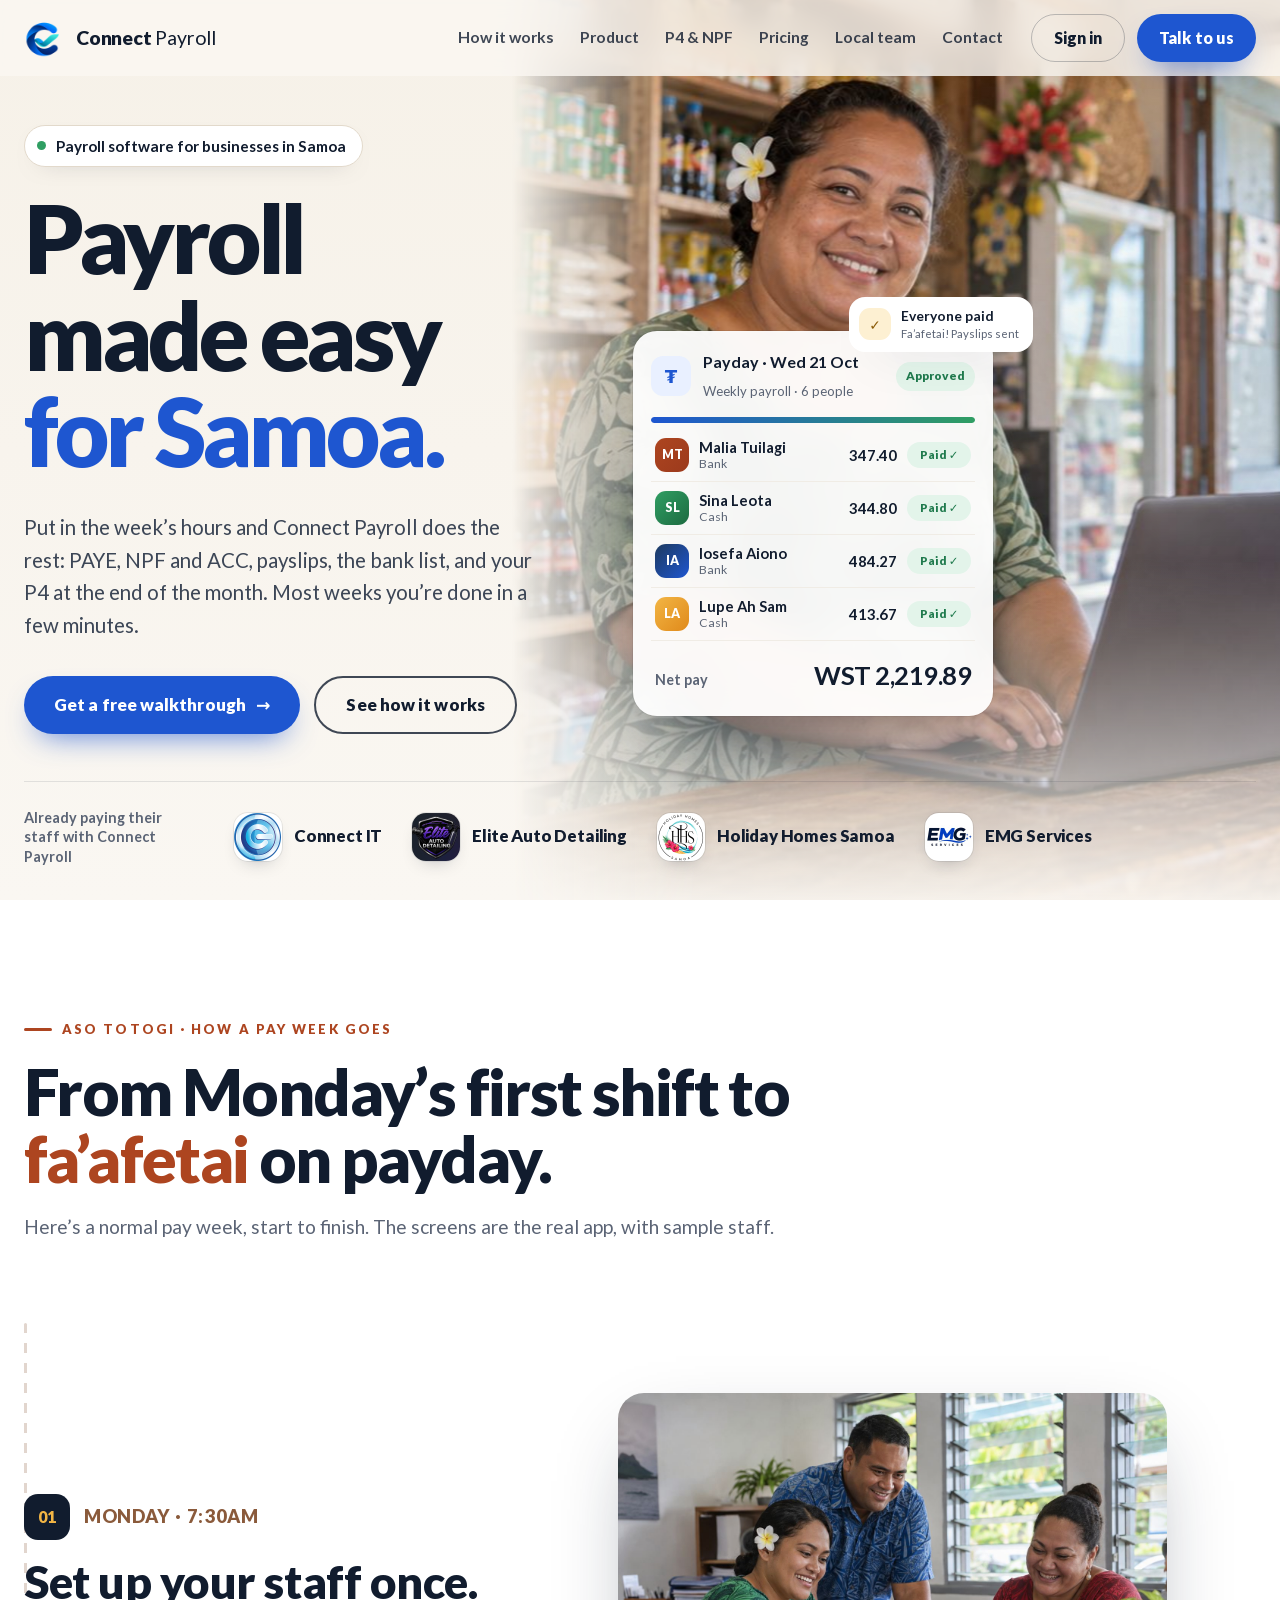
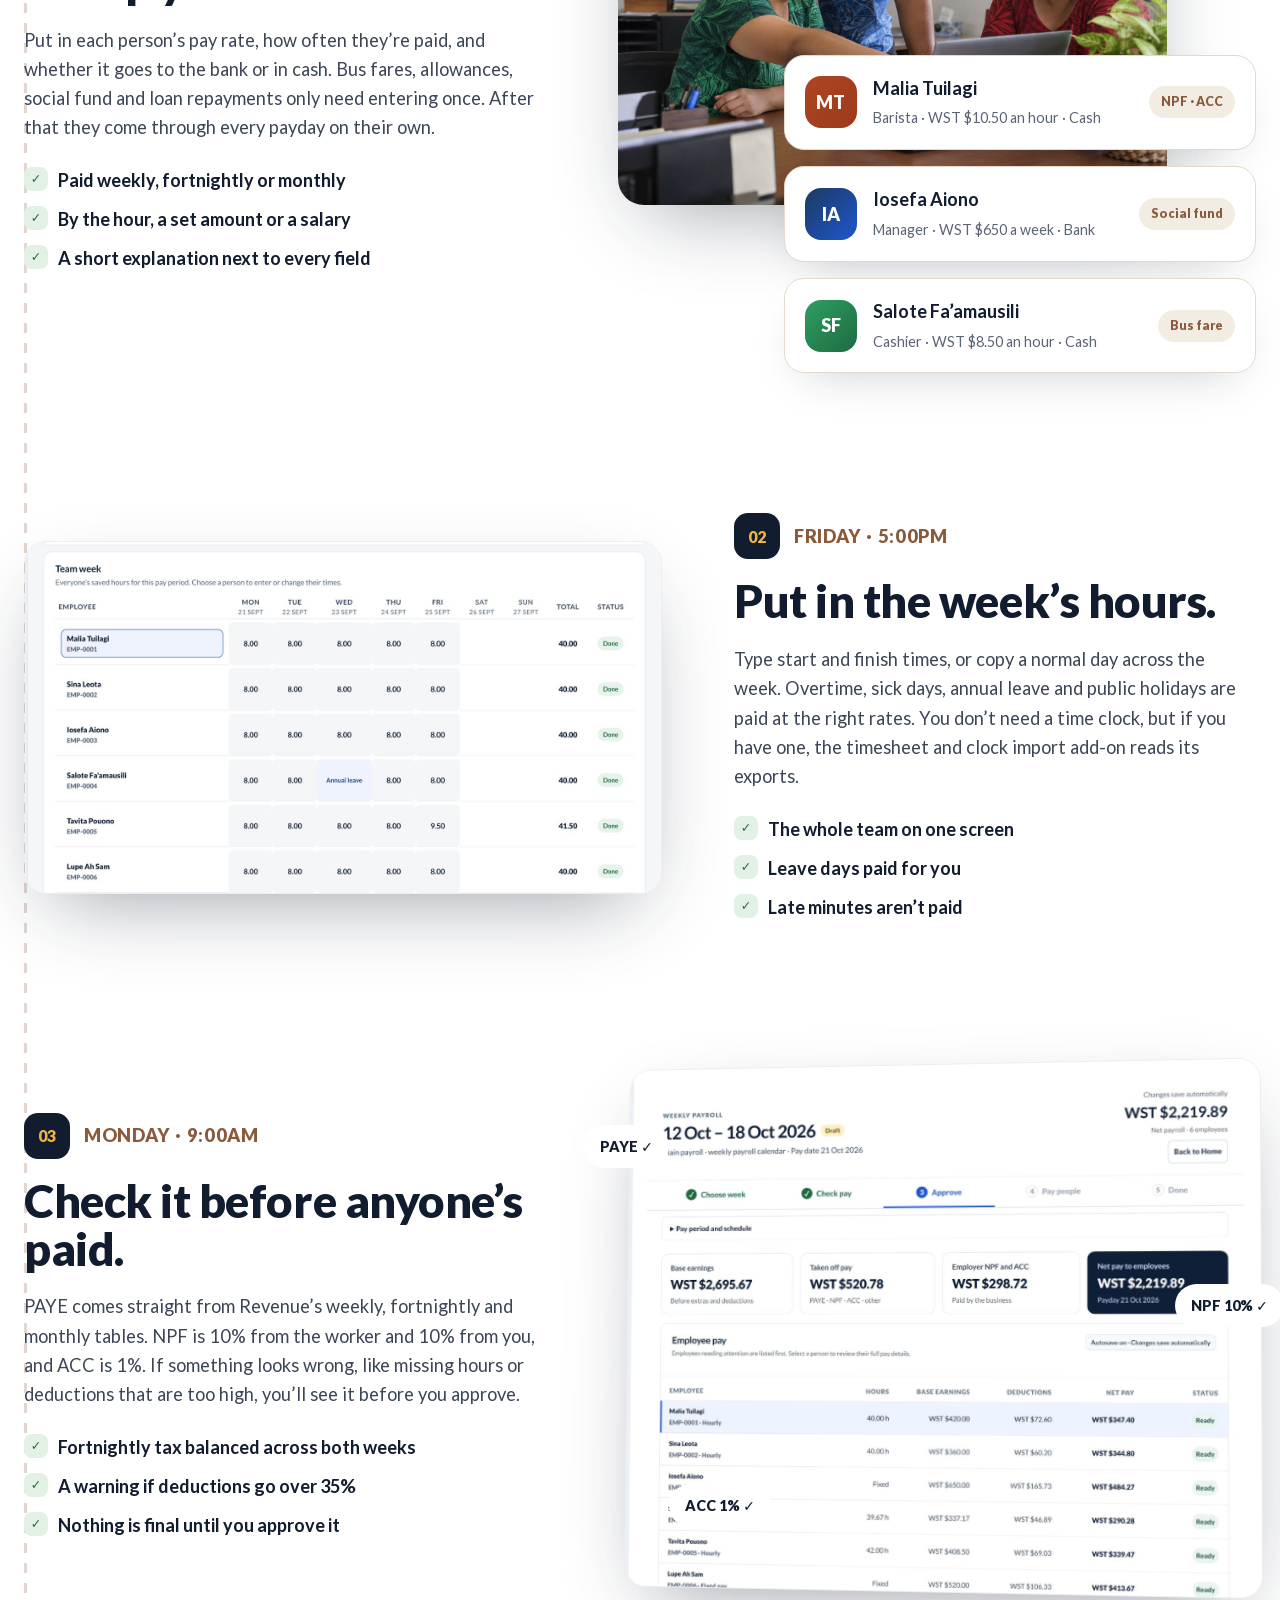
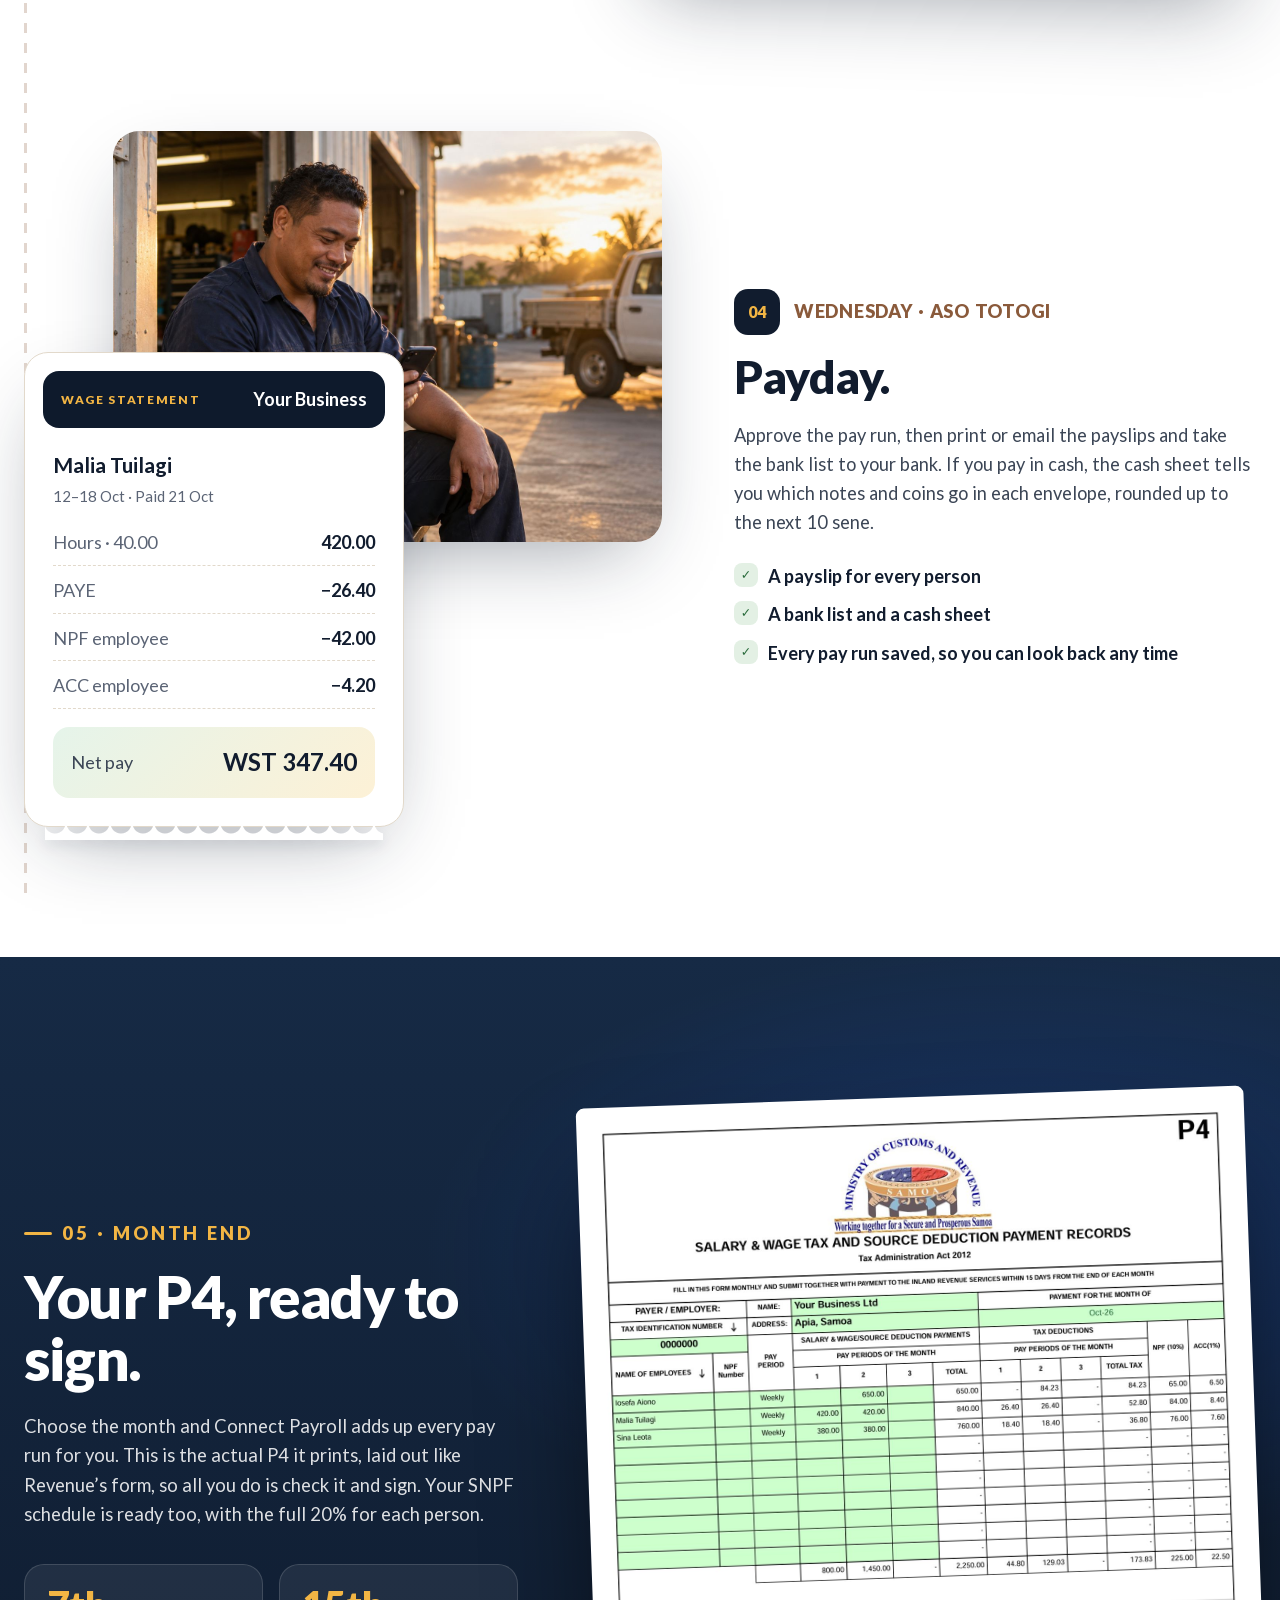
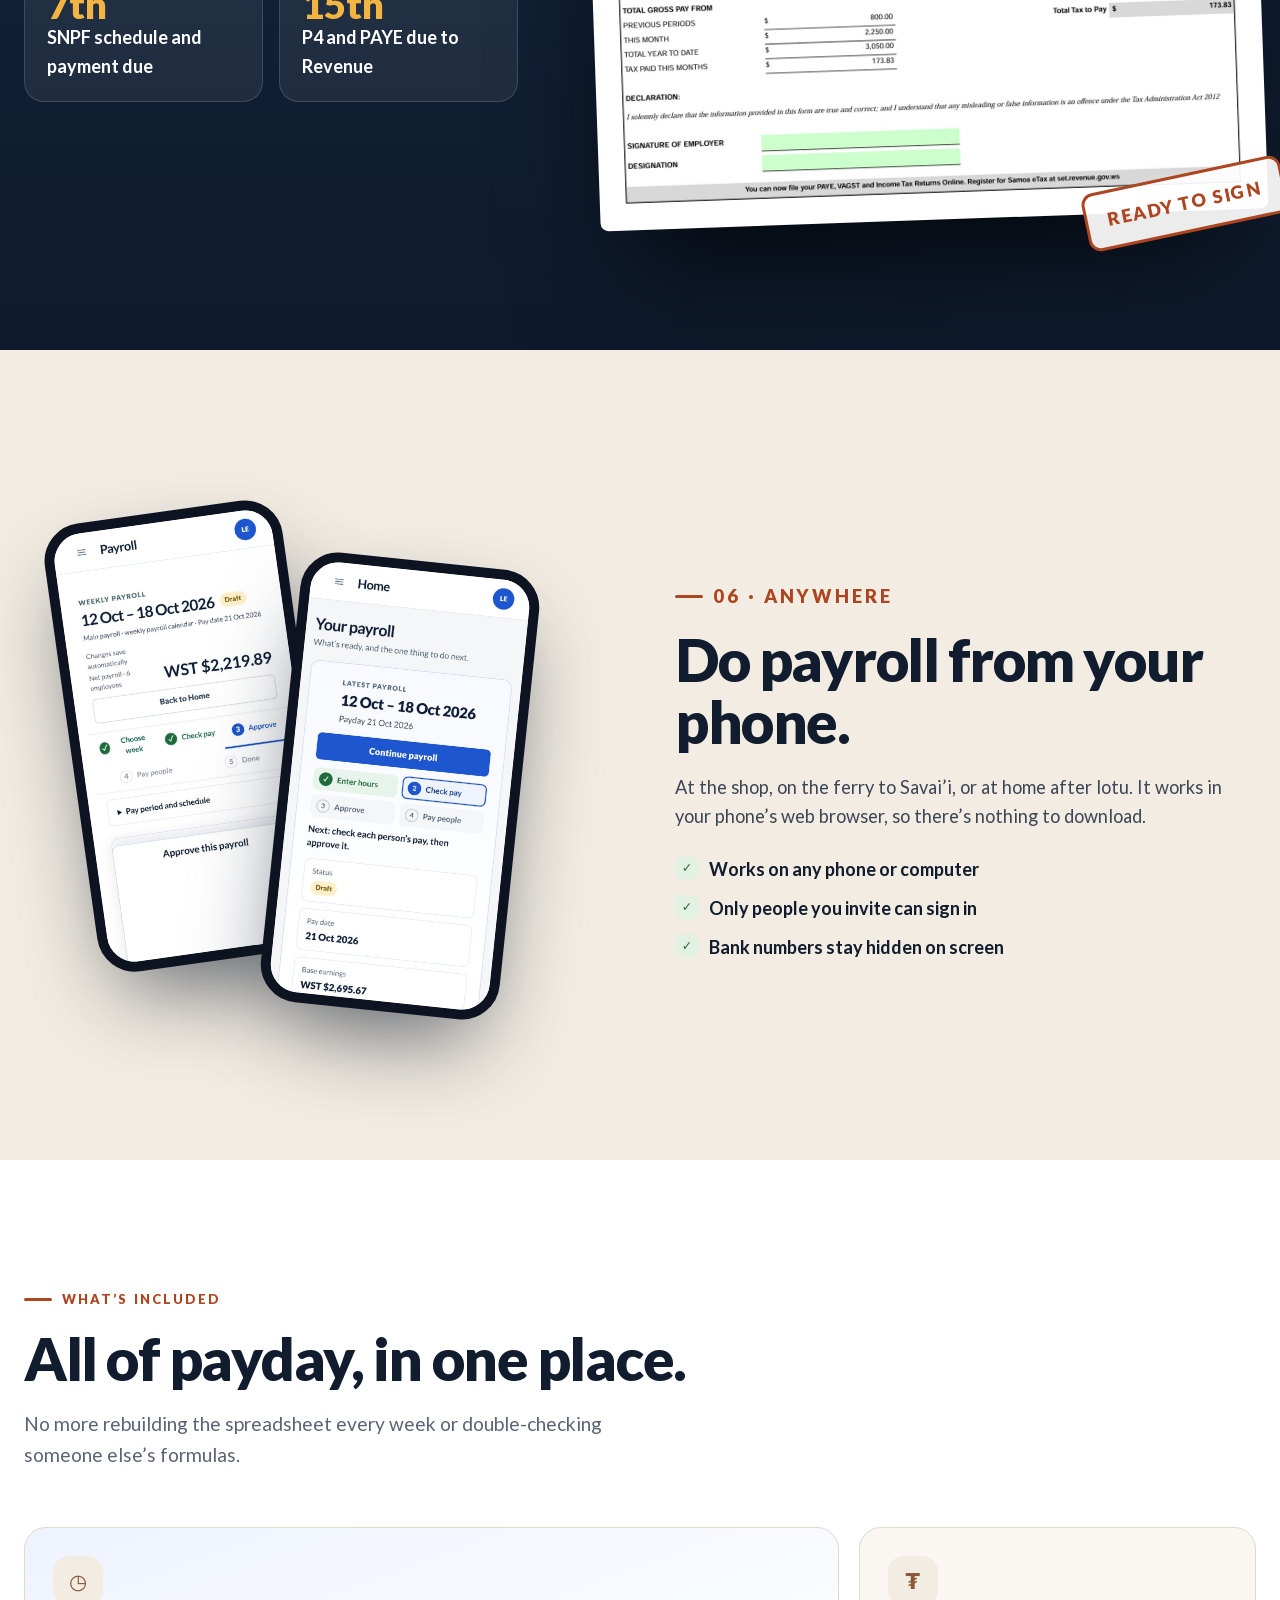
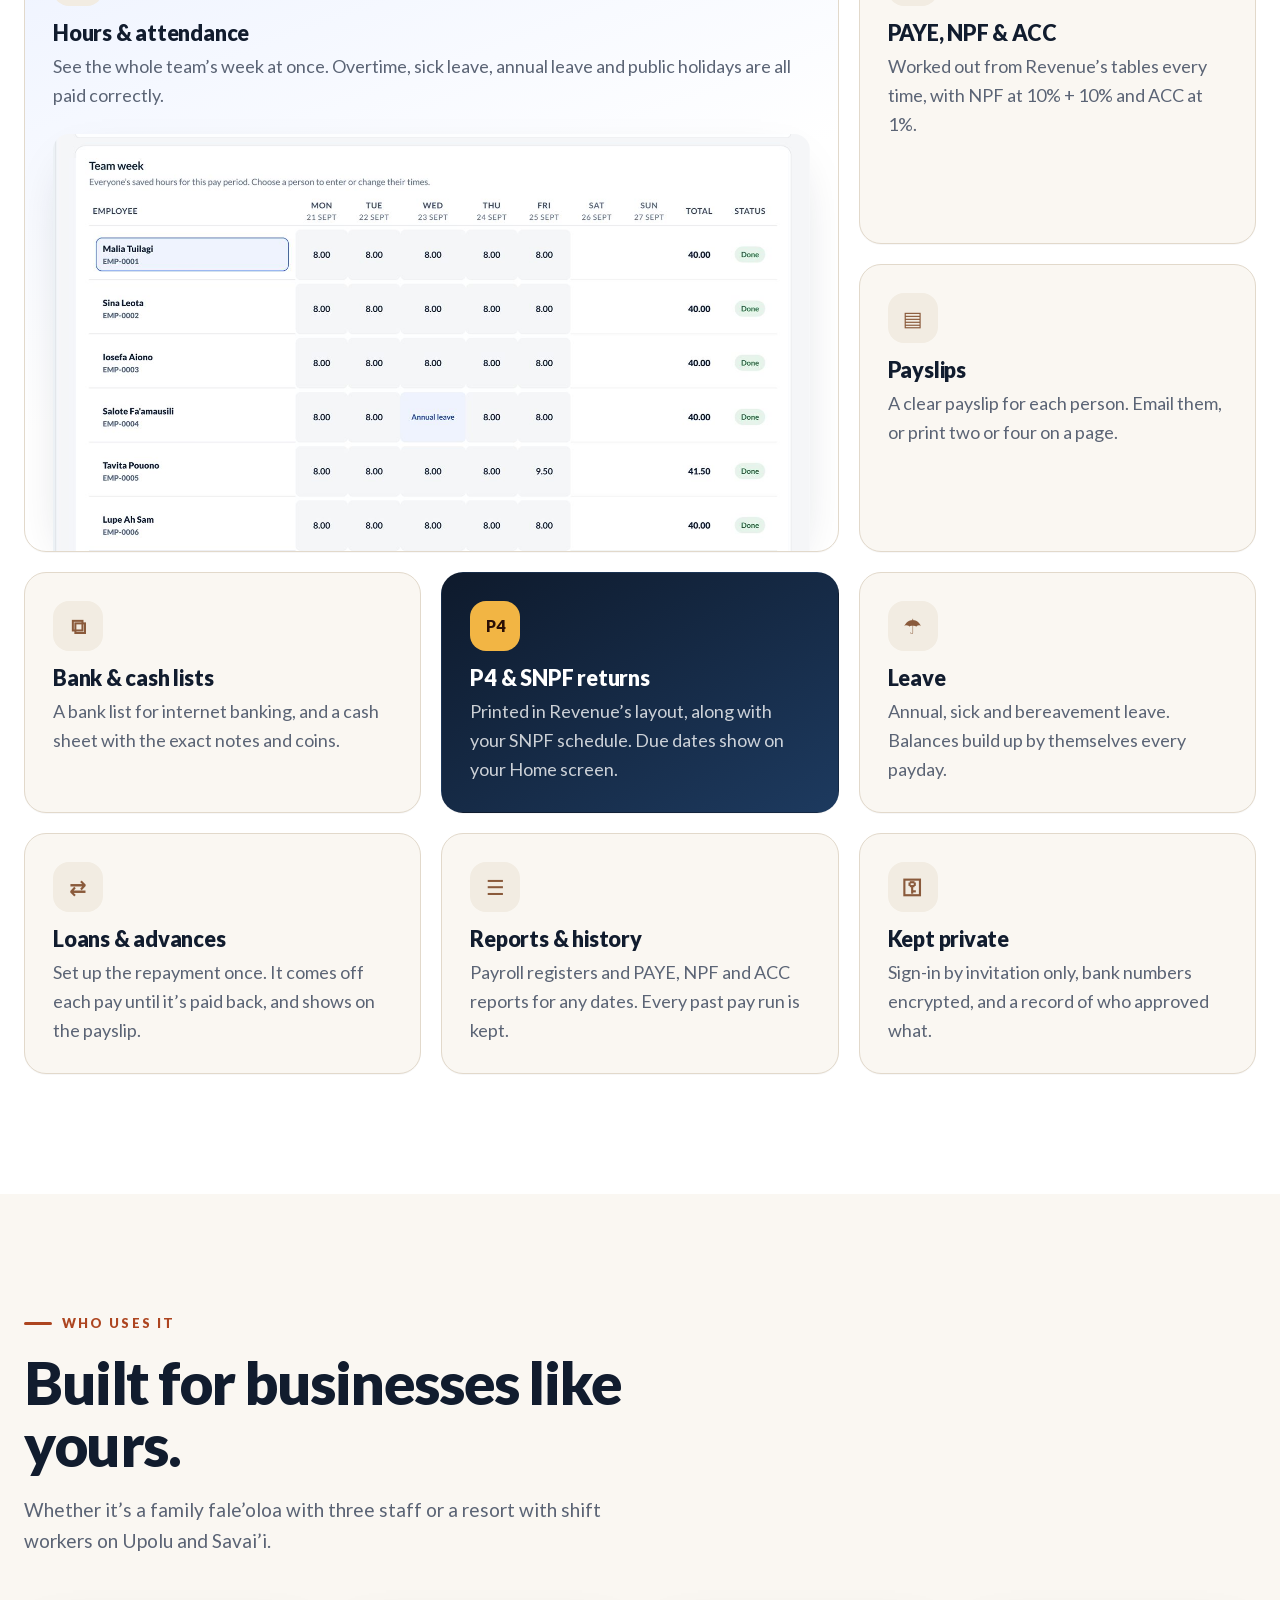
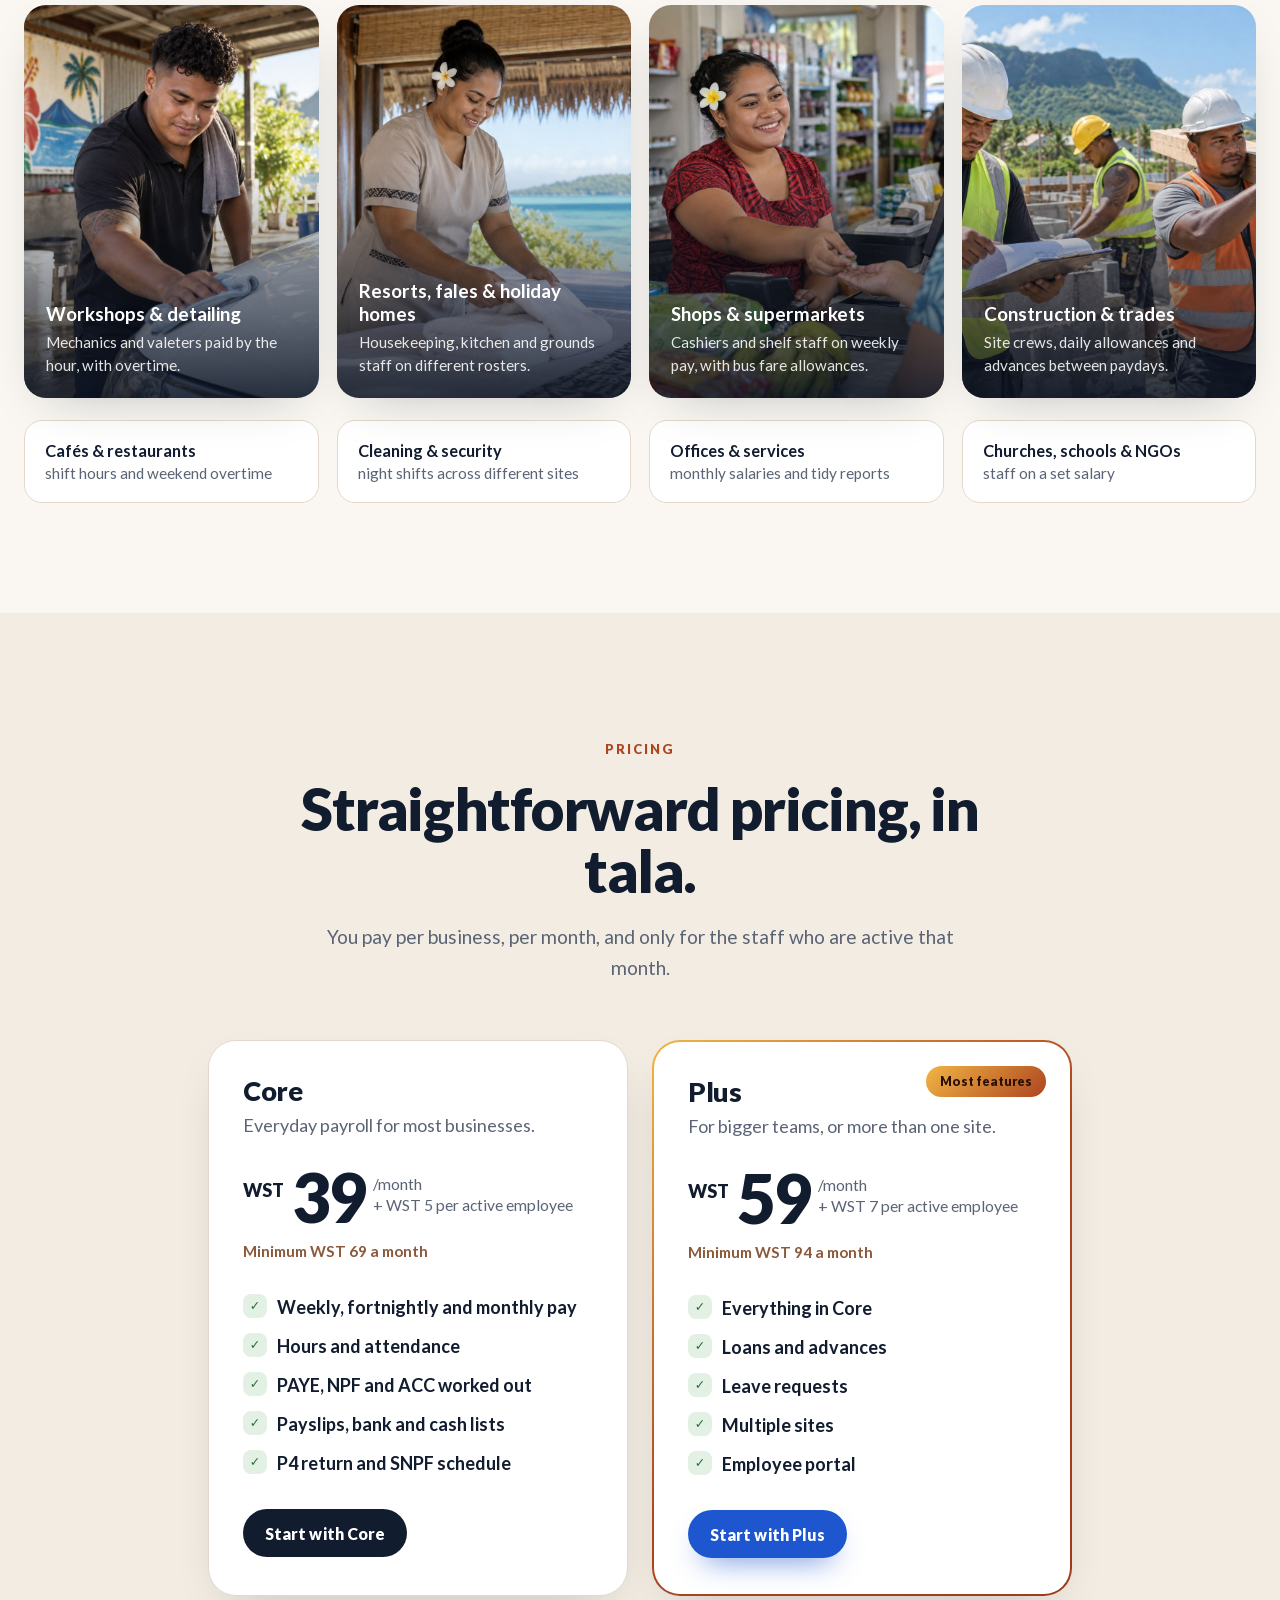
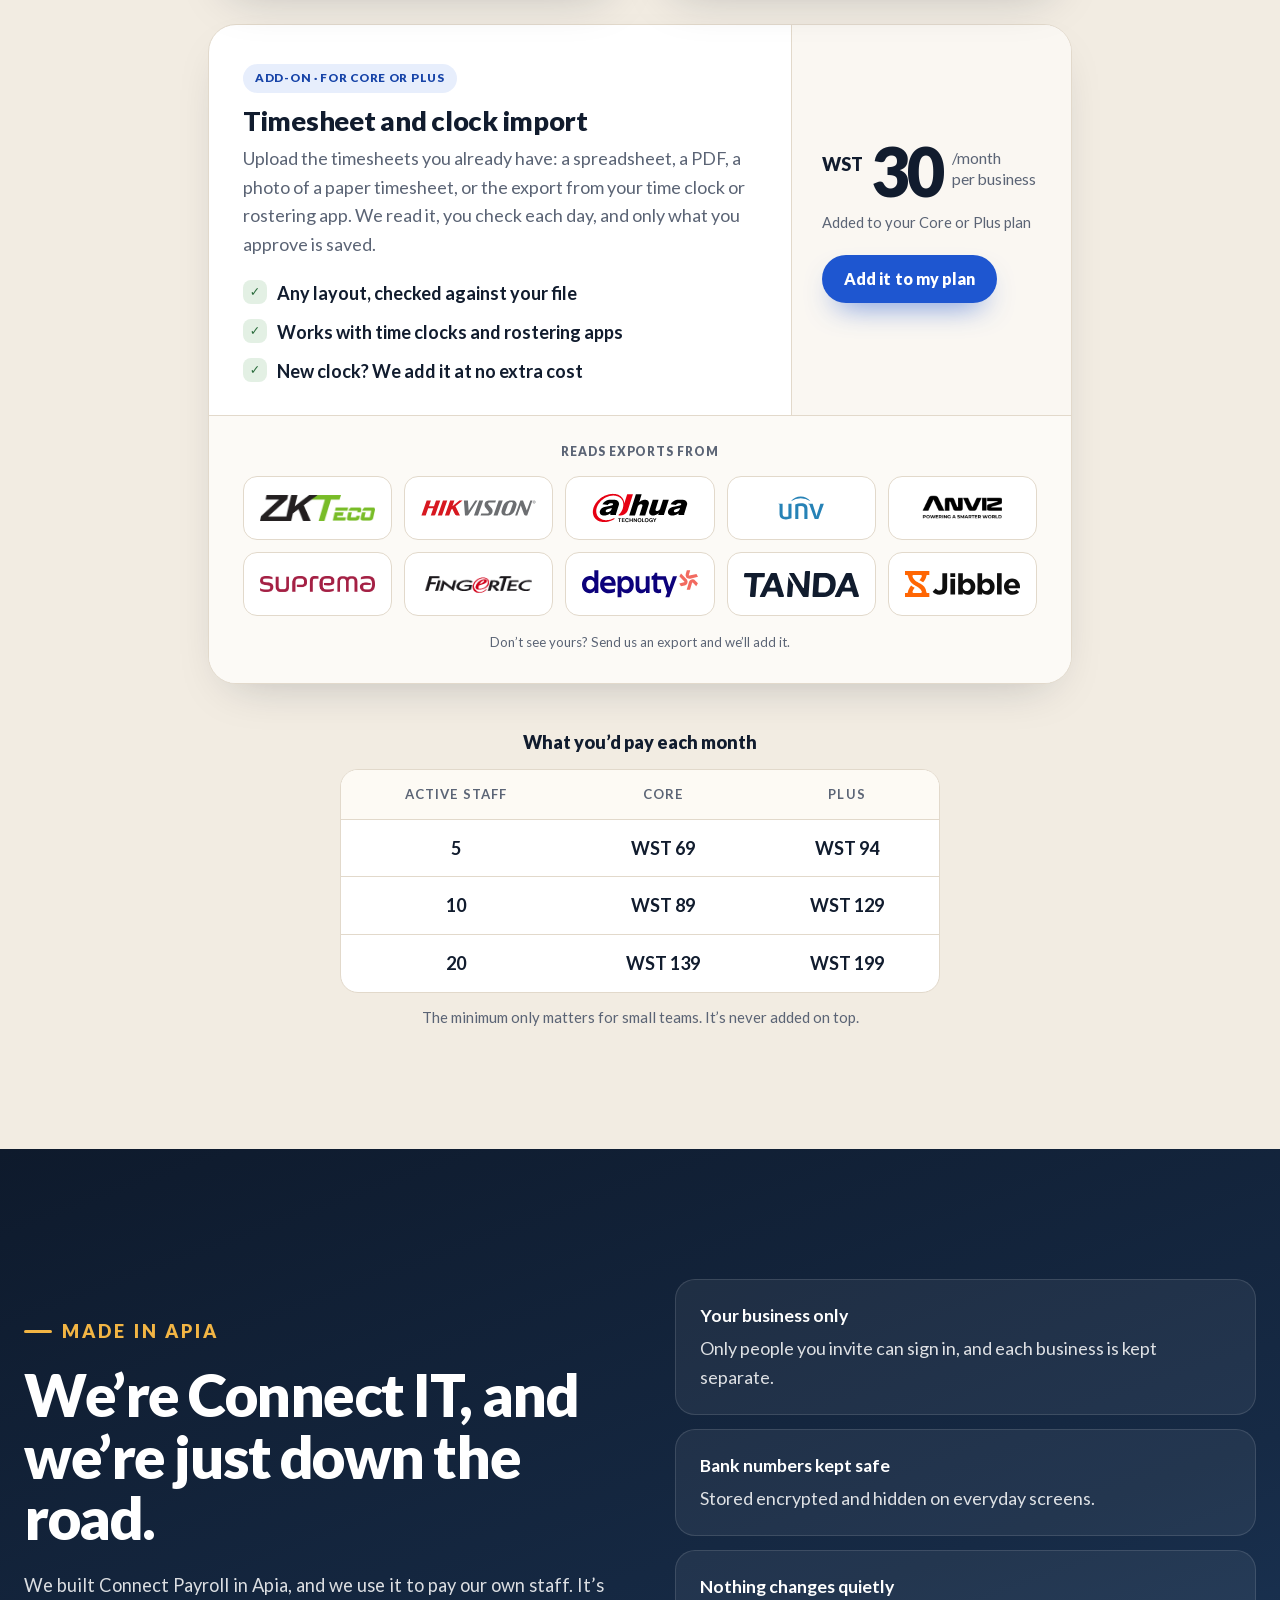
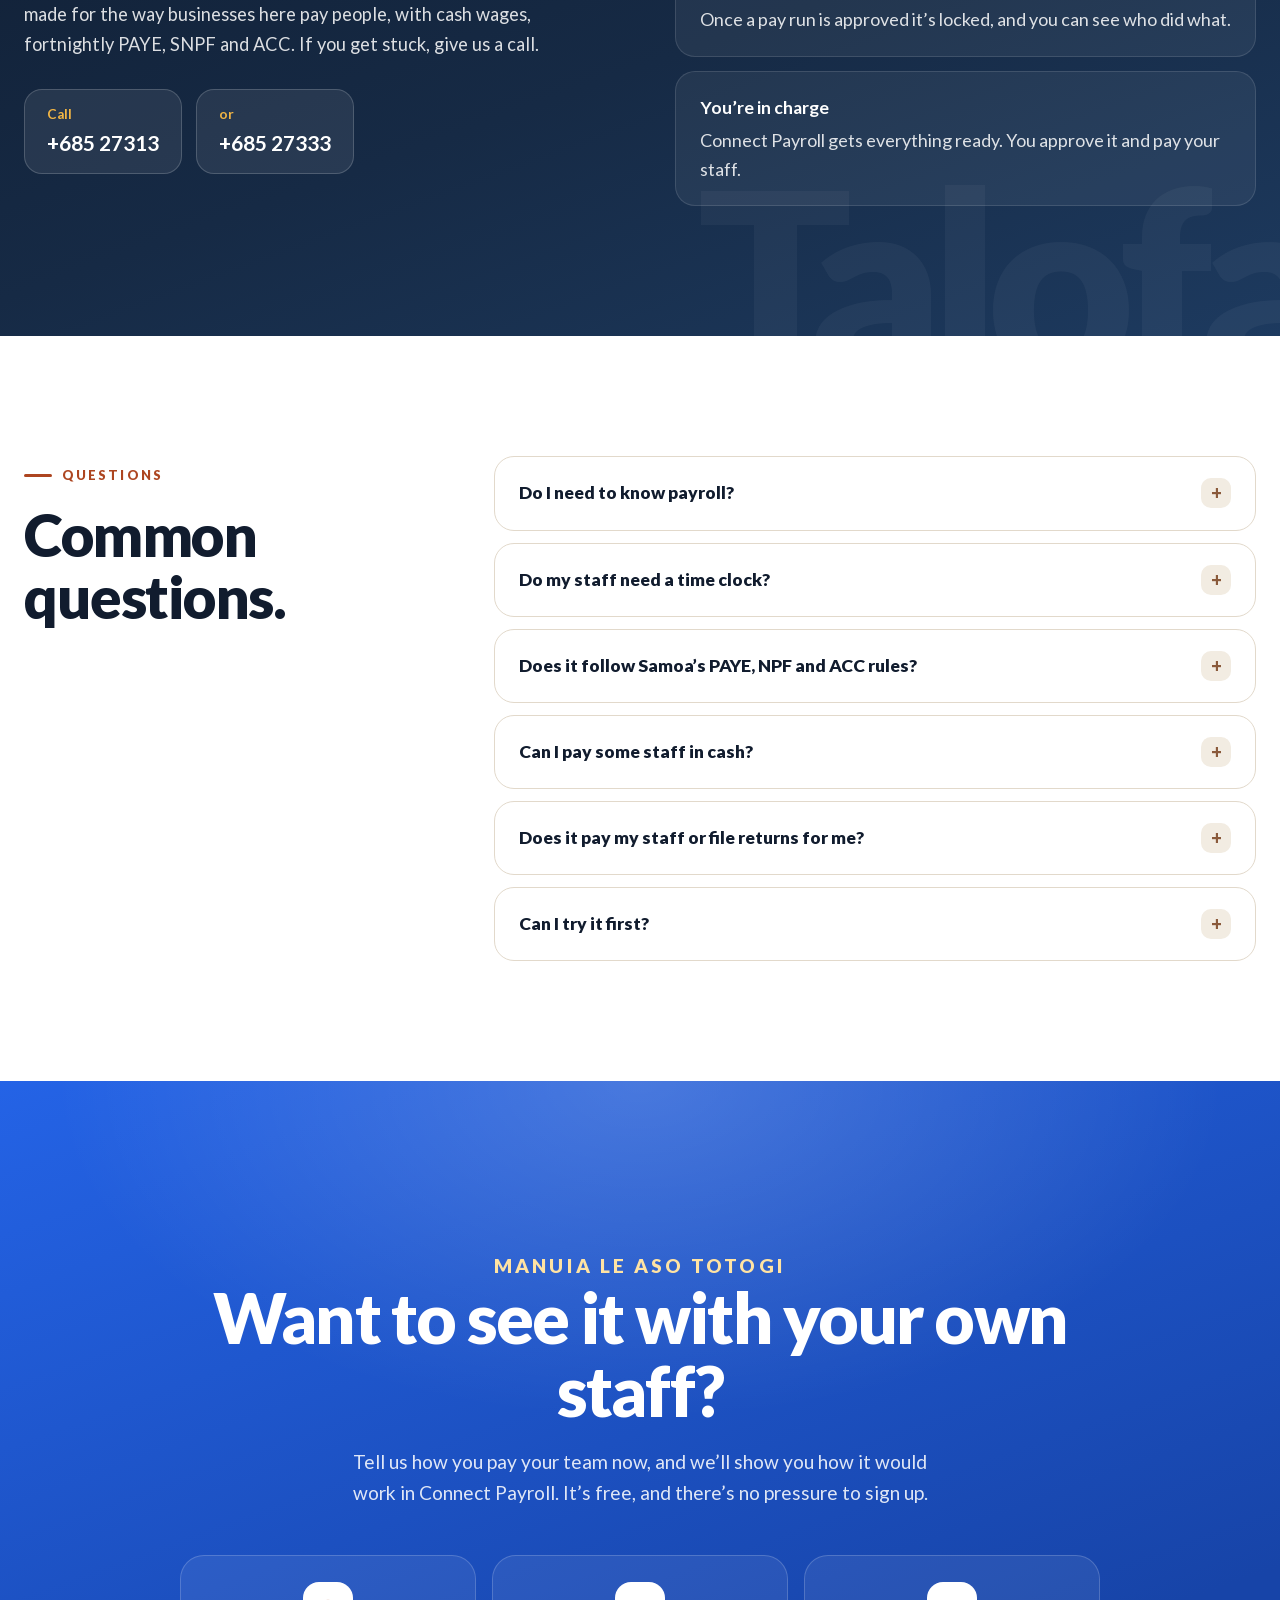
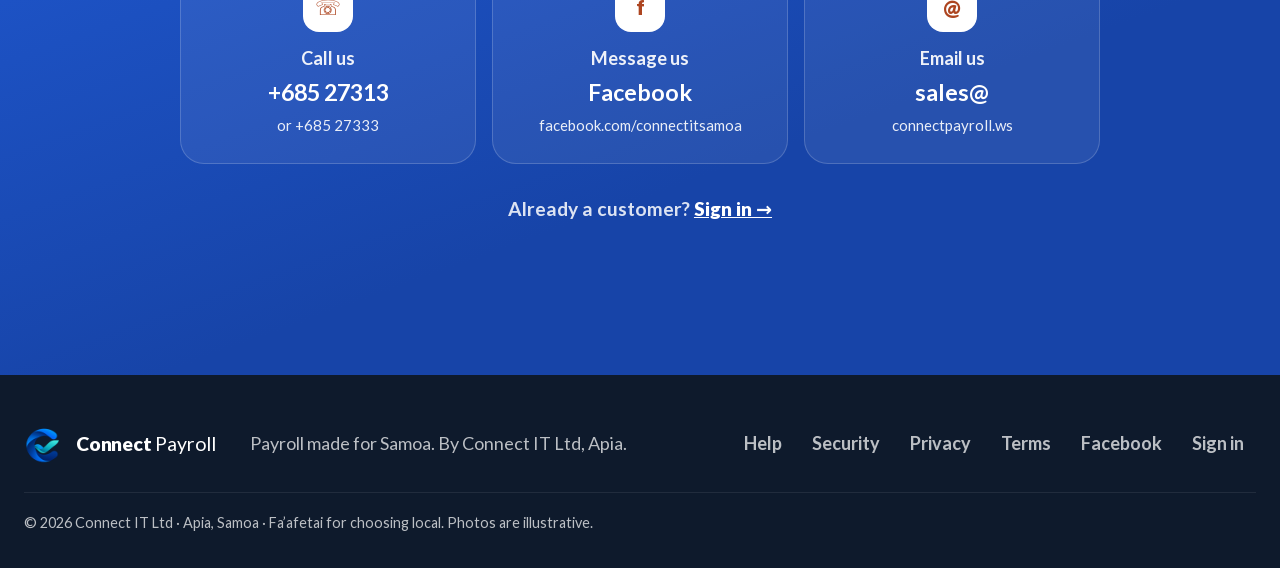
<file: marketing/index.html>
<!doctype html>
<html lang="en">
  <head>
    <meta charset="utf-8">
    <meta name="viewport" content="width=device-width, initial-scale=1">
    <meta name="theme-color" content="#f6f1e8">
    <title>Connect Payroll | Payroll made for Samoa</title>
    <meta name="description" content="Payroll software for Samoa businesses. Put in the hours and Connect Payroll works out PAYE, NPF and ACC, gets payslips and the bank list ready, and prints your P4. Made in Apia by Connect IT.">
    <link rel="canonical" href="https://connectpayroll.ws/">
    <meta property="og:type" content="website">
    <meta property="og:site_name" content="Connect Payroll">
    <meta property="og:title" content="Connect Payroll — payroll made for Samoa">
    <meta property="og:description" content="Hours, PAYE, NPF and ACC worked out for you. Payslips, bank lists and your P4 ready in minutes. Made in Apia by Connect IT.">
    <meta property="og:url" content="https://connectpayroll.ws/">
    <meta property="og:image" content="https://connectpayroll.ws/assets/og-image.jpg">
    <meta property="og:image:width" content="1200">
    <meta property="og:image:height" content="630">
    <meta property="og:locale" content="en_WS">
    <meta name="twitter:card" content="summary_large_image">
    <meta name="twitter:title" content="Connect Payroll — payroll made for Samoa">
    <meta name="twitter:description" content="Hours, PAYE, NPF and ACC worked out for you. Made in Apia by Connect IT.">
    <meta name="twitter:image" content="https://connectpayroll.ws/assets/og-image.jpg">
    <link rel="icon" type="image/png" sizes="64x64" href="assets/favicon-64.png">
    <link rel="apple-touch-icon" href="assets/apple-touch-icon.png">
    <link rel="preload" href="assets/fonts/lato-900.woff2" as="font" type="font/woff2" crossorigin>
    <link rel="preload" href="assets/fonts/lato-400.woff2" as="font" type="font/woff2" crossorigin>
    <link rel="stylesheet" href="styles.css?v=20260927">
    <script src="assets/hero.js" defer></script>
    <script type="application/ld+json">{"@context":"https://schema.org","@graph":[{"@type":"Organization","name":"Connect IT Ltd","url":"https://connectpayroll.ws/","logo":"https://connectpayroll.ws/assets/logo-96.png","telephone":"+685 27313","email":"sales@connectpayroll.ws","address":{"@type":"PostalAddress","addressLocality":"Apia","addressCountry":"WS"},"sameAs":["https://www.facebook.com/connectitsamoa"]},{"@type":"SoftwareApplication","name":"Connect Payroll","applicationCategory":"BusinessApplication","operatingSystem":"Web","areaServed":"WS","offers":[{"@type":"Offer","name":"Core","price":"69","priceCurrency":"WST","description":"WST 39 per month plus WST 5 per active employee, minimum WST 69 per month"},{"@type":"Offer","name":"Plus","price":"94","priceCurrency":"WST","description":"WST 59 per month plus WST 7 per active employee, minimum WST 94 per month"},{"@type":"Offer","name":"Timesheet and clock import add-on","price":"30","priceCurrency":"WST","description":"WST 30 per month per business, added to Core or Plus. Reads timesheets, time clock exports, PDFs and photos; support for a new time clock added at no extra cost"}]}]}</script>
  </head>
  <body>
    <a class="skip" href="#main">Skip to content</a>
    <div class="scroll-progress" aria-hidden="true"></div>

    <header class="topbar">
      <div class="wrap topbar-inner">
        <a class="brand" href="#top" aria-label="Connect Payroll home">
          <img src="assets/logo-96.png" width="40" height="40" alt="">
          <span><b>Connect</b> Payroll</span>
        </a>
        <nav class="nav" aria-label="Main">
          <a href="#journey">How it works</a>
          <a href="#product">Product</a>
          <a href="#returns">P4 &amp; NPF</a>
          <a href="#pricing">Pricing</a>
          <a href="#team">Local team</a>
          <a href="#contact">Contact</a>
        </nav>
        <div class="topbar-actions">
          <a class="btn btn-ghost" href="https://app.connectpayroll.ws">Sign in</a>
          <a class="btn btn-primary" href="#contact">Talk to us</a>
        </div>
        <details class="menu">
          <summary aria-label="Open menu"><span></span><span></span><span></span></summary>
          <nav class="menu-panel" aria-label="Mobile">
            <a href="#journey">How it works</a>
            <a href="#product">Product</a>
            <a href="#returns">P4 &amp; NPF returns</a>
            <a href="#pricing">Pricing</a>
            <a href="#team">Local team</a>
            <a href="#contact">Contact us</a>
            <a class="btn btn-primary" href="tel:+68527313">Call +685 27313</a>
            <a class="btn btn-ghost-dark" href="https://app.connectpayroll.ws">Sign in</a>
          </nav>
        </details>
      </div>
    </header>

    <main id="main">
      <!-- HERO: a local business owner on payday, with the pay run going out beside her -->
      <section class="hero" id="top" aria-labelledby="hero-title">
        <div class="hero-media"><img src="assets/people/shop-owner.jpg" width="1600" height="900" alt="A shop owner in Apia smiling at her counter while she does the week’s payroll on a laptop"></div>
        <div class="wrap hero-grid">
          <div class="hero-copy">
            <p class="kicker"><span class="dot"></span> Payroll software for businesses in Samoa</p>
            <h1 id="hero-title"><span class="line"><span>Payroll</span></span> <span class="line"><span>made easy</span></span> <span class="line"><span class="accent">for Samoa.</span></span></h1>
            <p class="lede">Put in the week’s hours and Connect Payroll does the rest: PAYE, NPF and ACC, payslips, the bank list, and your P4 at the end of the month. Most weeks you’re done in a few minutes.</p>
            <div class="hero-cta">
              <a class="btn btn-primary btn-lg" href="#contact">Get a free walkthrough <span aria-hidden="true">→</span></a>
              <a class="btn btn-outline btn-lg" href="#journey">See how it works</a>
            </div>
          </div>

          <div class="payrun" role="img" aria-label="Example pay run: six staff paid on Wednesday 21 October, net pay WST 2,219.89">
            <div class="payrun-head" aria-hidden="true">
              <span class="payrun-icon">₮</span>
              <div><b>Payday · Wed 21 Oct</b><small>Weekly payroll · 6 people</small></div>
              <span class="payrun-badge">Approved</span>
            </div>
            <div class="payrun-bar" aria-hidden="true"><i></i></div>
            <ul aria-hidden="true">
                <li style="--i:0"><span class="avatar a1">MT</span><span class="who">Malia Tuilagi<small>Bank</small></span><b>347.40</b><span class="status"><span>Ready</span><span>Paid ✓</span></span></li>
                <li style="--i:1"><span class="avatar a3">SL</span><span class="who">Sina Leota<small>Cash</small></span><b>344.80</b><span class="status"><span>Ready</span><span>Paid ✓</span></span></li>
                <li style="--i:2"><span class="avatar a2">IA</span><span class="who">Iosefa Aiono<small>Bank</small></span><b>484.27</b><span class="status"><span>Ready</span><span>Paid ✓</span></span></li>
                <li style="--i:3"><span class="avatar a4">LA</span><span class="who">Lupe Ah Sam<small>Cash</small></span><b>413.67</b><span class="status"><span>Ready</span><span>Paid ✓</span></span></li>
            </ul>
            <div class="payrun-total" aria-hidden="true"><span>Net pay</span><b>WST <span class="count-k"></span>,<span class="count-r"></span>.89</b></div>
            <div class="payrun-toast" aria-hidden="true"><span class="tick sun">✓</span><div><b>Everyone paid</b><small>Fa’afetai! Payslips sent</small></div></div>
          </div>
        </div>

        <div class="wrap hero-trust">
          <p>Already paying their staff with Connect Payroll</p>
          <ul>
            <li><img src="assets/customers/connect-it.png" width="48" height="48" alt="">Connect IT</li>
            <li><img src="assets/customers/elite-auto-detailing.jpg" width="48" height="48" alt="">Elite Auto Detailing</li>
            <li><img src="assets/customers/holiday-homes-samoa.png" width="48" height="48" alt="">Holiday Homes Samoa</li>
            <li><img src="assets/customers/emg-services.jpg" width="48" height="48" alt="">EMG Services</li>
          </ul>
        </div>
      </section>

      
            <!-- JOURNEY -->
      <section class="journey" id="journey" aria-labelledby="journey-title">
        <div class="wrap journey-head reveal">
          <p class="eyebrow">Aso totogi · How a pay week goes</p>
          <h2 id="journey-title">From Monday’s first shift to <em>fa’afetai</em> on payday.</h2>
          <p class="section-lede">Here’s a normal pay week, start to finish. The screens are the real app, with sample staff.</p>
        </div>

        <ol class="chapters">
          <li class="chapter" id="step-team">
            <div class="wrap chapter-grid">
              <div class="chapter-copy reveal">
                <p class="time"><span>01</span> Monday · 7:30am</p>
                <h3>Set up your staff once.</h3>
                <p>Put in each person’s pay rate, how often they’re paid, and whether it goes to the bank or in cash. Bus fares, allowances, social fund and loan repayments only need entering once. After that they come through every payday on their own.</p>
                <ul class="ticks"><li>Paid weekly, fortnightly or monthly</li><li>By the hour, a set amount or a salary</li><li>A short explanation next to every field</li></ul>
              </div>
              <div class="chapter-art photo-stack reveal-art">
                <img class="photo" src="assets/people/office-team.jpg" width="1448" height="1086" loading="lazy" alt="Three office workers in Apia laughing together over a laptop">
                <div class="people-stack">
                  <div class="person"><span class="avatar a1">MT</span><div><b>Malia Tuilagi</b><small>Barista · WST $10.50 an hour · Cash</small></div><span class="pill">NPF · ACC</span></div>
                  <div class="person"><span class="avatar a2">IA</span><div><b>Iosefa Aiono</b><small>Manager · WST $650 a week · Bank</small></div><span class="pill">Social fund</span></div>
                  <div class="person"><span class="avatar a3">SF</span><div><b>Salote Fa’amausili</b><small>Cashier · WST $8.50 an hour · Cash</small></div><span class="pill">Bus fare</span></div>
                  <div class="person"><span class="avatar a4">TP</span><div><b>Tavita Pouono</b><small>Cook · WST $9.50 an hour · Cash</small></div><span class="pill">Overtime 1.5×</span></div>
                </div>
              </div>
            </div>
          </li>

          <li class="chapter" id="step-hours">
            <div class="wrap chapter-grid flip">
              <div class="chapter-copy reveal">
                <p class="time"><span>02</span> Friday · 5:00pm</p>
                <h3>Put in the week’s hours.</h3>
                <p>Type start and finish times, or copy a normal day across the week. Overtime, sick days, annual leave and public holidays are paid at the right rates. You don’t need a time clock, but if you have one, the timesheet and clock import add-on reads its exports.</p>
                <ul class="ticks"><li>The whole team on one screen</li><li>Leave days paid for you</li><li>Late minutes aren’t paid</li></ul>
              </div>
              <figure class="chapter-art shot reveal-art">
                <img src="assets/app/hours-team-week.jpg" width="1500" height="826" loading="lazy" alt="Team week in Connect Payroll: six staff with hours for each day, totals and Done status">
              </figure>
            </div>
          </li>

          <li class="chapter" id="step-check">
            <div class="wrap chapter-grid">
              <div class="chapter-copy reveal">
                <p class="time"><span>03</span> Monday · 9:00am</p>
                <h3>Check it before anyone’s paid.</h3>
                <p>PAYE comes straight from Revenue’s weekly, fortnightly and monthly tables. NPF is 10% from the worker and 10% from you, and ACC is 1%. If something looks wrong, like missing hours or deductions that are too high, you’ll see it before you approve.</p>
                <ul class="ticks"><li>Fortnightly tax balanced across both weeks</li><li>A warning if deductions go over 35%</li><li>Nothing is final until you approve it</li></ul>
              </div>
              <figure class="chapter-art shot tilt reveal-art">
                <img src="assets/app/payroll.jpg" width="1500" height="1243" loading="lazy" alt="Payroll check screen: base earnings WST $2,695.67, taken off pay WST $520.78, net pay WST $2,219.89, six employees marked Ready">
                <span class="float-tag t1" aria-hidden="true">PAYE ✓</span>
                <span class="float-tag t2" aria-hidden="true">NPF 10% ✓</span>
                <span class="float-tag t3" aria-hidden="true">ACC 1% ✓</span>
              </figure>
            </div>
          </li>

          <li class="chapter" id="step-pay">
            <div class="wrap chapter-grid flip">
              <div class="chapter-copy reveal">
                <p class="time"><span>04</span> Wednesday · Aso Totogi</p>
                <h3>Payday.</h3>
                <p>Approve the pay run, then print or email the payslips and take the bank list to your bank. If you pay in cash, the cash sheet tells you which notes and coins go in each envelope, rounded up to the next 10 sene.</p>
                <ul class="ticks"><li>A payslip for every person</li><li>A bank list and a cash sheet</li><li>Every pay run saved, so you can look back any time</li></ul>
              </div>
              <div class="chapter-art photo-stack payday-stack reveal-art">
                <img class="photo" src="assets/people/payday.jpg" width="1448" height="1086" loading="lazy" alt="A worker sitting outside his workshop at the end of the day, smiling at his payslip on his phone">
                <div class="payslip">
                  <div class="payslip-head"><span>WAGE STATEMENT</span><b>Your Business</b></div>
                  <div class="payslip-name"><b>Malia Tuilagi</b><small>12–18 Oct · Paid 21 Oct</small></div>
                  <dl>
                    <div><dt>Hours · 40.00</dt><dd>420.00</dd></div>
                    <div><dt>PAYE</dt><dd>−26.40</dd></div>
                    <div><dt>NPF employee</dt><dd>−42.00</dd></div>
                    <div><dt>ACC employee</dt><dd>−4.20</dd></div>
                  </dl>
                  <div class="payslip-net"><span>Net pay</span><b>WST 347.40</b></div>
                  <div class="coins" aria-hidden="true"><i class="note n100">100</i><i class="note n100">100</i><i class="note n100">100</i><i class="note n20">20</i><i class="note n20">20</i><i class="coin">5</i><i class="coin">2</i><i class="coin sm">20s</i><i class="coin sm">20s</i></div>
                </div>
              </div>
            </div>
          </li>
        </ol>
      </section>

      <!-- RETURNS -->
      <section class="returns" id="returns" aria-labelledby="returns-title">
        <div class="wrap returns-grid">
          <div class="returns-copy reveal">
            <p class="eyebrow light">05 · Month end</p>
            <h2 id="returns-title">Your P4, ready to sign.</h2>
            <p>Choose the month and Connect Payroll adds up every pay run for you. This is the actual P4 it prints, laid out like Revenue’s form, so all you do is check it and sign. Your SNPF schedule is ready too, with the full 20% for each person.</p>
            <div class="due">
              <div><b>7th</b><span>SNPF schedule and payment due</span></div>
              <div><b>15th</b><span>P4 and PAYE due to Revenue</span></div>
            </div>
          </div>
          <figure class="p4-paper reveal-art">
            <img src="assets/app/p4-form.jpg" width="1400" height="1520" loading="lazy" alt="A P4 salary and wage tax return printed by Connect Payroll for a sample business in October 2026, with three staff and total tax to pay of $173.83">
            <span class="stamp" aria-hidden="true">Ready to sign</span>
          </figure>
        </div>
      </section>

      <!-- PHONE -->
      <section class="pocket" aria-labelledby="pocket-title">
        <div class="wrap pocket-grid">
          <div class="pocket-phones reveal-art">
            <figure class="device phone p-left"><img src="assets/app/payroll-phone.jpg" width="700" height="1376" loading="lazy" alt="Payroll on a phone"></figure>
            <figure class="device phone p-right"><img src="assets/app/home-phone.jpg" width="700" height="1376" loading="lazy" alt="Home screen on a phone"></figure>
          </div>
          <div class="pocket-copy reveal">
            <p class="eyebrow">06 · Anywhere</p>
            <h2 id="pocket-title">Do payroll from your phone.</h2>
            <p>At the shop, on the ferry to Savai’i, or at home after lotu. It works in your phone’s web browser, so there’s nothing to download.</p>
            <ul class="ticks"><li>Works on any phone or computer</li><li>Only people you invite can sign in</li><li>Bank numbers stay hidden on screen</li></ul>
          </div>
        </div>
      </section>

      <!-- PRODUCT -->
      <section class="product" id="product" aria-labelledby="product-title">
        <div class="wrap">
          <div class="product-head reveal">
            <p class="eyebrow">What’s included</p>
            <h2 id="product-title">All of payday, in one place.</h2>
            <p class="section-lede">No more rebuilding the spreadsheet every week or double-checking someone else’s formulas.</p>
          </div>
          <div class="bento">
            <article class="tile tile-wide reveal">
              <div class="tile-copy"><span class="tile-ic">◷</span><h3>Hours &amp; attendance</h3><p>See the whole team’s week at once. Overtime, sick leave, annual leave and public holidays are all paid correctly.</p></div>
              <img src="assets/app/hours-team-week.jpg" width="1500" height="826" loading="lazy" alt="" class="tile-shot">
            </article>
            <article class="tile reveal"><span class="tile-ic">₮</span><h3>PAYE, NPF &amp; ACC</h3><p>Worked out from Revenue’s tables every time, with NPF at 10% + 10% and ACC at 1%.</p></article>
            <article class="tile reveal"><span class="tile-ic">▤</span><h3>Payslips</h3><p>A clear payslip for each person. Email them, or print two or four on a page.</p></article>
            <article class="tile reveal"><span class="tile-ic">⧉</span><h3>Bank &amp; cash lists</h3><p>A bank list for internet banking, and a cash sheet with the exact notes and coins.</p></article>
            <article class="tile tile-dark reveal"><span class="tile-ic">P4</span><h3>P4 &amp; SNPF returns</h3><p>Printed in Revenue’s layout, along with your SNPF schedule. Due dates show on your Home screen.</p></article>
            <article class="tile reveal"><span class="tile-ic">☂</span><h3>Leave</h3><p>Annual, sick and bereavement leave. Balances build up by themselves every payday.</p></article>
            <article class="tile reveal"><span class="tile-ic">⇄</span><h3>Loans &amp; advances</h3><p>Set up the repayment once. It comes off each pay until it’s paid back, and shows on the payslip.</p></article>
            <article class="tile reveal"><span class="tile-ic">☰</span><h3>Reports &amp; history</h3><p>Payroll registers and PAYE, NPF and ACC reports for any dates. Every past pay run is kept.</p></article>
            <article class="tile reveal"><span class="tile-ic">⚿</span><h3>Kept private</h3><p>Sign-in by invitation only, bank numbers encrypted, and a record of who approved what.</p></article>
          </div>
        </div>
      </section>

      <!-- WHO IT'S FOR -->
      <section class="fits" aria-labelledby="fits-title">
        <div class="wrap">
          <div class="fits-head reveal">
            <p class="eyebrow">Who uses it</p>
            <h2 id="fits-title">Built for businesses like yours.</h2>
            <p class="section-lede">Whether it’s a family fale’oloa with three staff or a resort with shift workers on Upolu and Savai’i.</p>
          </div>
          <div class="fits-photos">
            <figure class="fit-photo reveal"><img src="assets/people/detailing.jpg" width="1448" height="1086" loading="lazy" alt="A young man polishing a white car in an open-sided workshop"><figcaption><b>Workshops &amp; detailing</b><small>Mechanics and valeters paid by the hour, with overtime.</small></figcaption></figure>
            <figure class="fit-photo reveal"><img src="assets/people/housekeeping.jpg" width="1448" height="1086" loading="lazy" alt="A housekeeper folding towels in a beach fale with the lagoon behind her"><figcaption><b>Resorts, fales &amp; holiday homes</b><small>Housekeeping, kitchen and grounds staff on different rosters.</small></figcaption></figure>
            <figure class="fit-photo reveal"><img src="assets/people/cashier.jpg" width="1448" height="1086" loading="lazy" alt="A cashier handing change to a customer at a small supermarket"><figcaption><b>Shops &amp; supermarkets</b><small>Cashiers and shelf staff on weekly pay, with bus fare allowances.</small></figcaption></figure>
            <figure class="fit-photo reveal"><img src="assets/people/builders.jpg" width="1448" height="1086" loading="lazy" alt="Three builders in hard hats on a building site, one reading plans"><figcaption><b>Construction &amp; trades</b><small>Site crews, daily allowances and advances between paydays.</small></figcaption></figure>
          </div>
          <ul class="fits-more reveal">
            <li><b>Cafés &amp; restaurants</b> shift hours and weekend overtime</li>
            <li><b>Cleaning &amp; security</b> night shifts across different sites</li>
            <li><b>Offices &amp; services</b> monthly salaries and tidy reports</li>
            <li><b>Churches, schools &amp; NGOs</b> staff on a set salary</li>
          </ul>
        </div>
      </section>

      <!-- PRICING -->
      <section class="pricing" id="pricing" aria-labelledby="pricing-title">
        <div class="wrap">
          <div class="pricing-head reveal">
            <p class="eyebrow">Pricing</p>
            <h2 id="pricing-title">Straightforward pricing, in tala.</h2>
            <p class="section-lede">You pay per business, per month, and only for the staff who are active that month.</p>
          </div>
          <div class="plans">
            <article class="plan reveal">
              <h3>Core</h3>
              <p class="plan-for">Everyday payroll for most businesses.</p>
              <p class="price"><span class="cur">WST</span><b>39</b><span class="per">/month<br>+ WST 5 per active employee</span></p>
              <p class="min">Minimum WST 69 a month</p>
              <ul class="ticks">
                <li>Weekly, fortnightly and monthly pay</li>
                <li>Hours and attendance</li>
                <li>PAYE, NPF and ACC worked out</li>
                <li>Payslips, bank and cash lists</li>
                <li>P4 return and SNPF schedule</li>
              </ul>
              <a class="btn btn-ocean" href="#contact">Start with Core</a>
            </article>
            <article class="plan plan-featured reveal">
              <span class="ribbon">Most features</span>
              <h3>Plus</h3>
              <p class="plan-for">For bigger teams, or more than one site.</p>
              <p class="price"><span class="cur">WST</span><b>59</b><span class="per">/month<br>+ WST 7 per active employee</span></p>
              <p class="min">Minimum WST 94 a month</p>
              <ul class="ticks">
                <li>Everything in Core</li>
                <li>Loans and advances</li>
                <li>Leave requests</li>
                <li>Multiple sites</li>
                <li>Employee portal</li>
              </ul>
              <a class="btn btn-primary" href="#contact">Start with Plus</a>
            </article>
          </div>
          <article class="addon reveal" aria-labelledby="addon-title">
            <div class="addon-main">
              <p class="addon-tag">Add-on · for Core or Plus</p>
              <h3 id="addon-title">Timesheet and clock import</h3>
              <p class="addon-lede">Upload the timesheets you already have: a spreadsheet, a PDF, a photo of a paper timesheet, or the export from your time clock or rostering app. We read it, you check each day, and only what you approve is saved.</p>
              <ul class="ticks addon-ticks">
                <li>Any layout, checked against your file</li>
                <li>Works with time clocks and rostering apps</li>
                <li>New clock? We add it at no extra cost</li>
              </ul>
            </div>
            <div class="addon-price">
              <p class="price"><span class="cur">WST</span><b>30</b><span class="per">/month<br>per business</span></p>
              <p class="addon-price-note">Added to your Core or Plus plan</p>
              <a class="btn btn-primary" href="#contact">Add it to my plan</a>
            </div>
            <div class="brands">
              <p class="brands-label">Reads exports from</p>
              <ul class="brand-logos">
                <li><img src="assets/brands/zkteco.png?v=2" alt="ZKTeco" width="500" height="115" loading="lazy" decoding="async"></li>
                <li><img src="assets/brands/hikvision.svg?v=2" alt="Hikvision" width="1024" height="137" loading="lazy" decoding="async"></li>
                <li><img src="assets/brands/dahua.svg?v=2" alt="Dahua" width="1024" height="318" loading="lazy" decoding="async"></li>
                <li><img src="assets/brands/uniview.svg?v=2" alt="Uniview" width="250" height="150" loading="lazy" decoding="async"></li>
                <li><img src="assets/brands/anviz.png?v=2" alt="Anviz" width="600" height="180" loading="lazy" decoding="async"></li>
                <li><img src="assets/brands/suprema.png?v=2" alt="Suprema" width="1420" height="198" loading="lazy" decoding="async"></li>
                <li><img src="assets/brands/fingertec.png?v=2" alt="FingerTec" width="130" height="30" loading="lazy" decoding="async"></li>
                <li><img src="assets/brands/deputy.svg?v=2" alt="Deputy" width="118" height="29" loading="lazy" decoding="async"></li>
                <li><img src="assets/brands/tanda.svg?v=2" alt="Tanda" width="153" height="34" loading="lazy" decoding="async"></li>
                <li><img src="assets/brands/jibble.svg?v=2" alt="Jibble" width="364" height="84" loading="lazy" decoding="async"></li>
              </ul>
              <p class="brands-note">Don’t see yours? Send us an export and we’ll add it.</p>
            </div>
          </article>
          <div class="examples reveal">
            <p>What you’d pay each month</p>
            <table>
              <thead><tr><th>Active staff</th><th>Core</th><th>Plus</th></tr></thead>
              <tbody>
                <tr><td>5</td><td>WST 69</td><td>WST 94</td></tr>
                <tr><td>10</td><td>WST 89</td><td>WST 129</td></tr>
                <tr><td>20</td><td>WST 139</td><td>WST 199</td></tr>
              </tbody>
            </table>
            <small>The minimum only matters for small teams. It’s never added on top.</small>
          </div>
        </div>
      </section>

      <!-- LOCAL TEAM -->
      <section class="team" id="team" aria-labelledby="team-title">
        <div class="wrap team-grid">
          <div class="team-copy reveal">
            <p class="eyebrow light">Made in Apia</p>
            <h2 id="team-title">We’re Connect IT, and we’re just down the road.</h2>
            <p>We built Connect Payroll in Apia, and we use it to pay our own staff. It’s made for the way businesses here pay people, with cash wages, fortnightly PAYE, SNPF and ACC. If you get stuck, give us a call.</p>
            <div class="team-contacts">
              <a href="tel:+68527313"><span>Call</span><b>+685 27313</b></a>
              <a href="tel:+68527333"><span>or</span><b>+685 27333</b></a>
            </div>
          </div>
          <ul class="safe reveal">
            <li><b>Your business only</b><span>Only people you invite can sign in, and each business is kept separate.</span></li>
            <li><b>Bank numbers kept safe</b><span>Stored encrypted and hidden on everyday screens.</span></li>
            <li><b>Nothing changes quietly</b><span>Once a pay run is approved it’s locked, and you can see who did what.</span></li>
            <li><b>You’re in charge</b><span>Connect Payroll gets everything ready. You approve it and pay your staff.</span></li>
          </ul>
        </div>
      </section>

      <!-- FAQ -->
      <section class="faq" aria-labelledby="faq-title">
        <div class="wrap faq-grid">
          <div class="reveal">
            <p class="eyebrow">Questions</p>
            <h2 id="faq-title">Common questions.</h2>
          </div>
          <div class="faq-list">
            <details><summary>Do I need to know payroll?</summary><p>No. If you can fill in a form, you can do payday. Every field has a short explanation, and the Home screen tells you what to do next.</p></details>
            <details><summary>Do my staff need a time clock?</summary><p>No. You can type the hours in, or copy a normal day. If you already have a time clock, from ZKTeco, Hikvision, Dahua, Uniview, Anviz or another maker, the timesheet and clock import add-on (WST 30 a month) reads its exports. If yours isn’t read straight away, send us an export and we’ll add it at no extra cost.</p></details>
            <details><summary>Does it follow Samoa’s PAYE, NPF and ACC rules?</summary><p>Yes. PAYE uses Revenue’s weekly, fortnightly and monthly tables. NPF is 10% from the worker and 10% from you, and ACC is 1%.</p></details>
            <details><summary>Can I pay some staff in cash?</summary><p>Yes. The cash sheet shows which notes and coins to count for each person, rounded up to the next 10 sene.</p></details>
            <details><summary>Does it pay my staff or file returns for me?</summary><p>No. You still pay through your bank or in cash, and you hand in the P4 and SNPF schedule yourself. Connect Payroll gets it all ready and printed.</p></details>
            <details><summary>Can I try it first?</summary><p>Yes. Call or message us and we’ll walk you through it using your own business.</p></details>
          </div>
        </div>
      </section>

      <!-- CONTACT -->
      <section class="contact" id="contact" aria-labelledby="contact-title">
                <div class="wrap contact-inner reveal">
          <p class="eyebrow light">Manuia le aso totogi</p>
          <h2 id="contact-title">Want to see it with your own staff?</h2>
          <p>Tell us how you pay your team now, and we’ll show you how it would work in Connect Payroll. It’s free, and there’s no pressure to sign up.</p>
          <div class="contact-cards">
            <a class="contact-card" href="tel:+68527313"><span class="ic">☏</span><span>Call us</span><b>+685 27313</b><small>or +685 27333</small></a>
            <a class="contact-card" href="https://www.facebook.com/connectitsamoa" rel="noopener"><span class="ic">f</span><span>Message us</span><b>Facebook</b><small>facebook.com/connectitsamoa</small></a>
            <a class="contact-card" href="mailto:sales@connectpayroll.ws?subject=Connect%20Payroll%20walkthrough"><span class="ic">@</span><span>Email us</span><b>sales@</b><small>connectpayroll.ws</small></a>
          </div>
          <p class="already">Already a customer? <a href="https://app.connectpayroll.ws">Sign in →</a></p>
        </div>
      </section>
    </main>

    <footer class="footer">
      <div class="wrap footer-inner">
        <a class="brand" href="#top"><img src="assets/logo-96.png" width="40" height="40" alt=""><span><b>Connect</b> Payroll</span></a>
        <p>Payroll made for Samoa. By Connect IT Ltd, Apia.</p>
        <nav aria-label="Footer">
          <a href="support.html">Help</a>
          <a href="security.html">Security</a>
          <a href="privacy.html">Privacy</a>
          <a href="terms.html">Terms</a>
          <a href="https://www.facebook.com/connectitsamoa" rel="noopener">Facebook</a>
          <a href="https://app.connectpayroll.ws">Sign in</a>
        </nav>
      </div>
      <p class="wrap copyright">© 2026 Connect IT Ltd · Apia, Samoa · Fa’afetai for choosing local. Photos are illustrative.</p>
    </footer>
  </body>
</html>
</file>
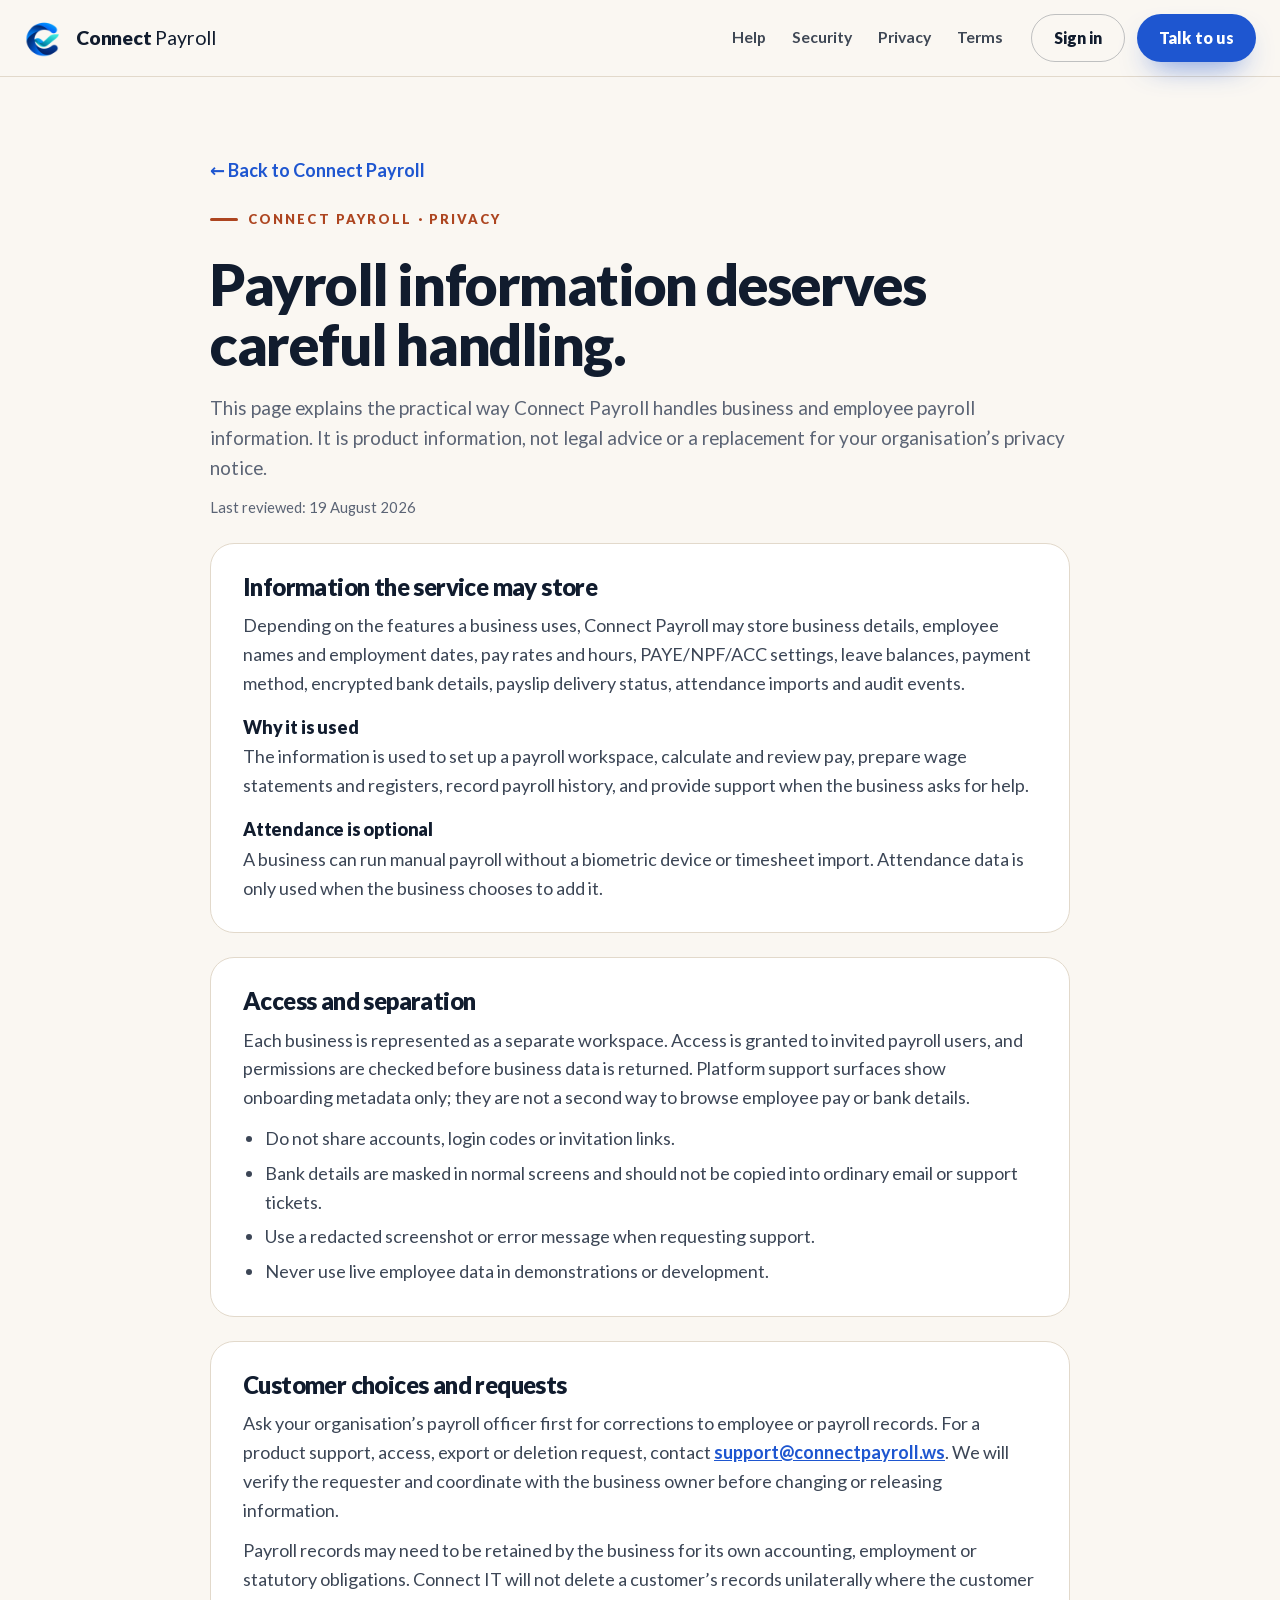
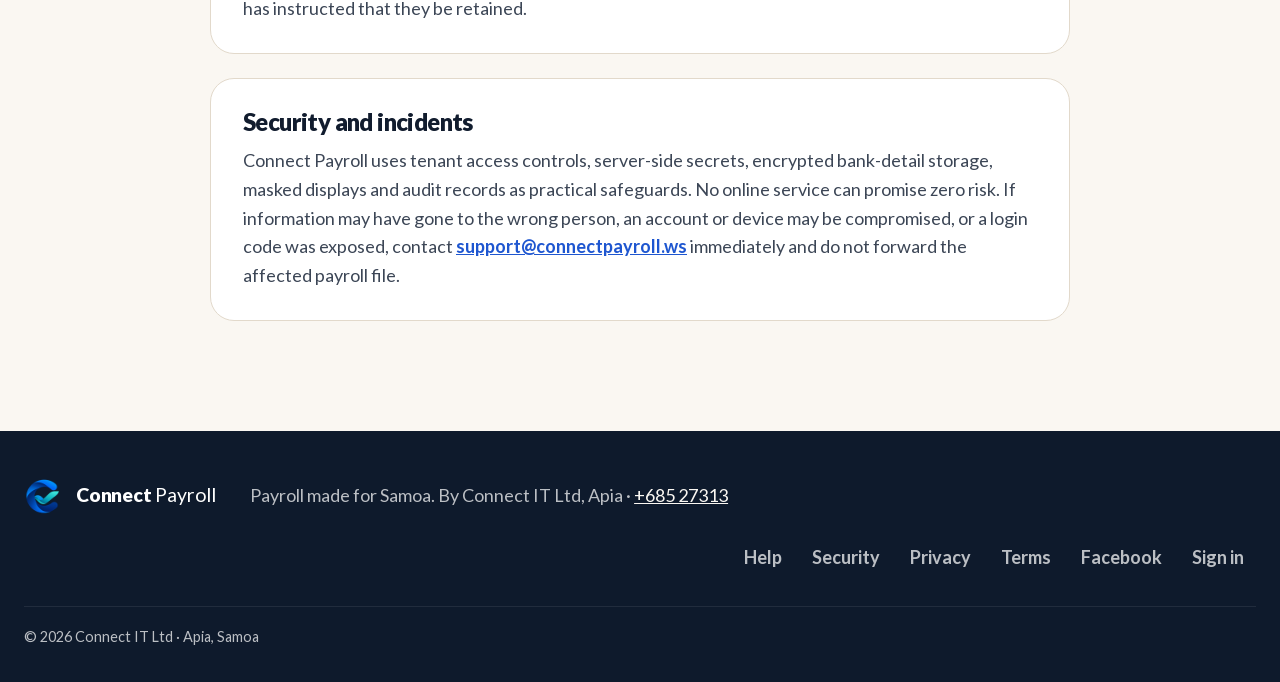
<file: marketing/privacy.html>
<!doctype html>
<html lang="en">
  <head>
    <meta charset="utf-8">
    <meta name="viewport" content="width=device-width, initial-scale=1">
    <meta name="theme-color" content="#f6f1e8">
    <meta name="description" content="Connect Payroll privacy and data handling information.">
    <title>Privacy and data handling | Connect Payroll</title>
    <link rel="icon" type="image/png" sizes="64x64" href="assets/favicon-64.png"><link rel="apple-touch-icon" href="assets/apple-touch-icon.png">
    <link rel="preload" href="assets/fonts/lato-900.woff2" as="font" type="font/woff2" crossorigin>
    <link rel="stylesheet" href="styles.css?v=20260927">
  </head>
  <body class="legal-page">
    <header class="topbar"><div class="wrap topbar-inner"><a class="brand" href="index.html" aria-label="Connect Payroll home"><img src="assets/logo-96.png" width="40" height="40" alt=""><span><b>Connect</b> Payroll</span></a><nav class="nav legal-nav" aria-label="Help and legal"><a href="support.html">Help</a><a href="security.html">Security</a><a href="privacy.html">Privacy</a><a href="terms.html">Terms</a></nav><div class="topbar-actions"><a class="btn btn-ghost" href="https://app.connectpayroll.ws">Sign in</a><a class="btn btn-primary" href="index.html#contact">Talk to us</a></div></div></header>
    <main class="legal-main"><div class="legal-wrap"><a class="legal-back" href="index.html">← Back to Connect Payroll</a><p class="eyebrow">Connect Payroll · Privacy</p><h1>Payroll information deserves careful handling.</h1><p class="legal-lede">This page explains the practical way Connect Payroll handles business and employee payroll information. It is product information, not legal advice or a replacement for your organisation’s privacy notice.</p><p class="legal-updated">Last reviewed: 19 August 2026</p>
      <article class="legal-card"><h2>Information the service may store</h2><p>Depending on the features a business uses, Connect Payroll may store business details, employee names and employment dates, pay rates and hours, PAYE/NPF/ACC settings, leave balances, payment method, encrypted bank details, payslip delivery status, attendance imports and audit events.</p><h3>Why it is used</h3><p>The information is used to set up a payroll workspace, calculate and review pay, prepare wage statements and registers, record payroll history, and provide support when the business asks for help.</p><h3>Attendance is optional</h3><p>A business can run manual payroll without a biometric device or timesheet import. Attendance data is only used when the business chooses to add it.</p></article>
      <article class="legal-card"><h2>Access and separation</h2><p>Each business is represented as a separate workspace. Access is granted to invited payroll users, and permissions are checked before business data is returned. Platform support surfaces show onboarding metadata only; they are not a second way to browse employee pay or bank details.</p><ul><li>Do not share accounts, login codes or invitation links.</li><li>Bank details are masked in normal screens and should not be copied into ordinary email or support tickets.</li><li>Use a redacted screenshot or error message when requesting support.</li><li>Never use live employee data in demonstrations or development.</li></ul></article>
      <article class="legal-card"><h2>Customer choices and requests</h2><p>Ask your organisation’s payroll officer first for corrections to employee or payroll records. For a product support, access, export or deletion request, contact <a href="mailto:support@connectpayroll.ws">support@connectpayroll.ws</a>. We will verify the requester and coordinate with the business owner before changing or releasing information.</p><p>Payroll records may need to be retained by the business for its own accounting, employment or statutory obligations. Connect IT will not delete a customer’s records unilaterally where the customer has instructed that they be retained.</p></article>
      <article class="legal-card"><h2>Security and incidents</h2><p>Connect Payroll uses tenant access controls, server-side secrets, encrypted bank-detail storage, masked displays and audit records as practical safeguards. No online service can promise zero risk. If information may have gone to the wrong person, an account or device may be compromised, or a login code was exposed, contact <a href="mailto:support@connectpayroll.ws">support@connectpayroll.ws</a> immediately and do not forward the affected payroll file.</p></article>
    </div></main>
    <footer class="footer"><div class="wrap footer-inner"><a class="brand" href="index.html"><img src="assets/logo-96.png" width="40" height="40" alt=""><span><b>Connect</b> Payroll</span></a><p>Payroll made for Samoa. By Connect IT Ltd, Apia · <a href="tel:+68527313">+685 27313</a></p><nav aria-label="Footer"><a href="support.html">Help</a><a href="security.html">Security</a><a href="privacy.html">Privacy</a><a href="terms.html">Terms</a><a href="https://www.facebook.com/connectitsamoa" rel="noopener">Facebook</a><a href="https://app.connectpayroll.ws">Sign in</a></nav></div><p class="wrap copyright">© 2026 Connect IT Ltd · Apia, Samoa</p></footer>
  </body>
</html>
</file>
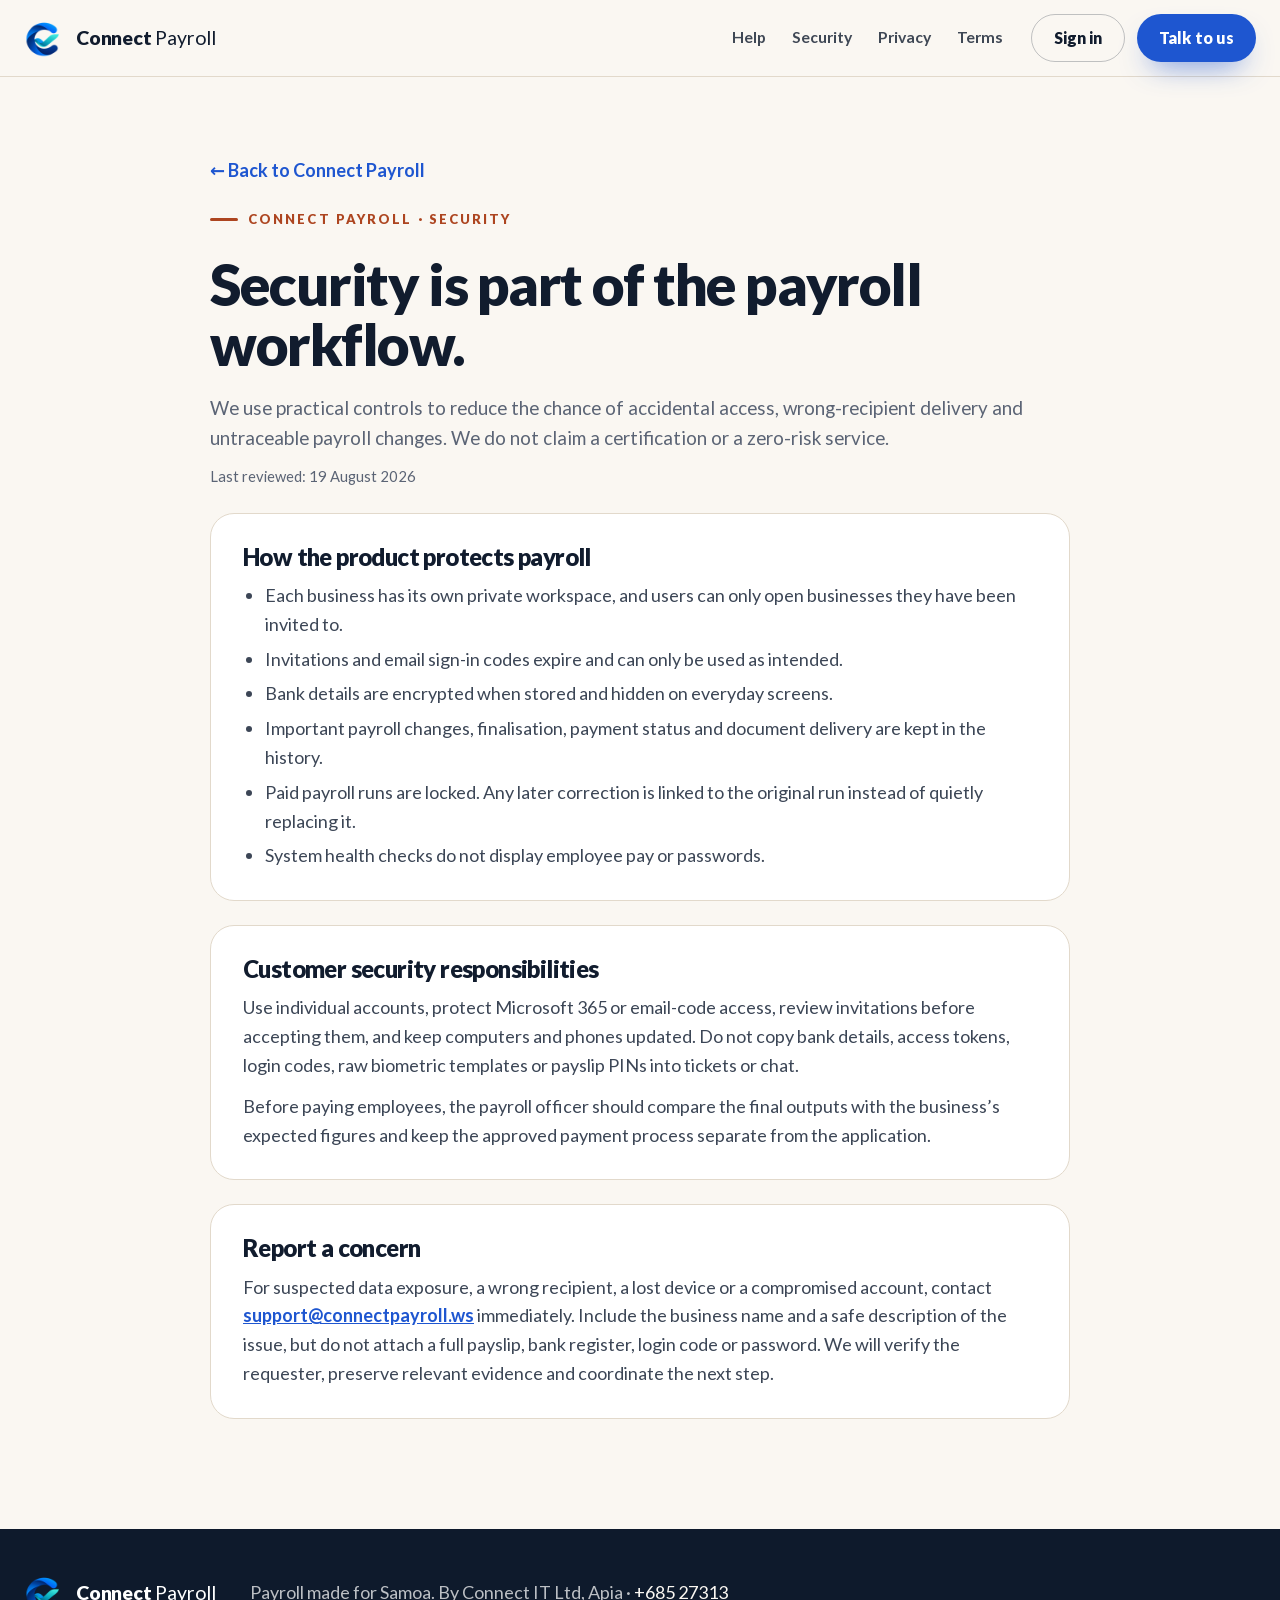
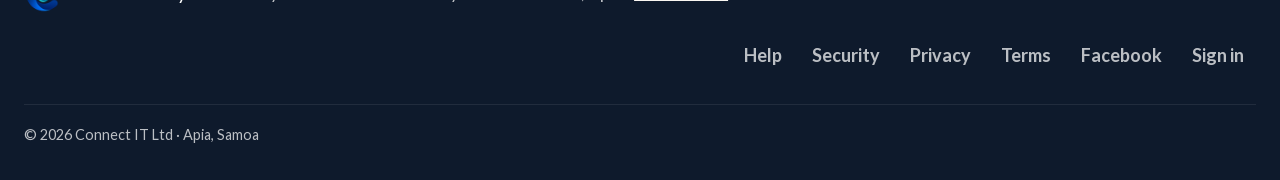
<file: marketing/security.html>
<!doctype html>
<html lang="en">
  <head>
    <meta charset="utf-8"><meta name="viewport" content="width=device-width, initial-scale=1"><meta name="theme-color" content="#f6f1e8"><meta name="description" content="How Connect Payroll protects access, sensitive payroll information and payroll history."><title>Security | Connect Payroll</title><link rel="icon" type="image/png" sizes="64x64" href="assets/favicon-64.png"><link rel="apple-touch-icon" href="assets/apple-touch-icon.png"><link rel="preload" href="assets/fonts/lato-900.woff2" as="font" type="font/woff2" crossorigin>
    <link rel="stylesheet" href="styles.css?v=20260927">
  </head>
  <body class="legal-page">
    <header class="topbar"><div class="wrap topbar-inner"><a class="brand" href="index.html" aria-label="Connect Payroll home"><img src="assets/logo-96.png" width="40" height="40" alt=""><span><b>Connect</b> Payroll</span></a><nav class="nav legal-nav" aria-label="Help and legal"><a href="support.html">Help</a><a href="security.html">Security</a><a href="privacy.html">Privacy</a><a href="terms.html">Terms</a></nav><div class="topbar-actions"><a class="btn btn-ghost" href="https://app.connectpayroll.ws">Sign in</a><a class="btn btn-primary" href="index.html#contact">Talk to us</a></div></div></header>
    <main class="legal-main"><div class="legal-wrap"><a class="legal-back" href="index.html">← Back to Connect Payroll</a><p class="eyebrow">Connect Payroll · Security</p><h1>Security is part of the payroll workflow.</h1><p class="legal-lede">We use practical controls to reduce the chance of accidental access, wrong-recipient delivery and untraceable payroll changes. We do not claim a certification or a zero-risk service.</p><p class="legal-updated">Last reviewed: 19 August 2026</p>
      <article class="legal-card"><h2>How the product protects payroll</h2><ul><li>Each business has its own private workspace, and users can only open businesses they have been invited to.</li><li>Invitations and email sign-in codes expire and can only be used as intended.</li><li>Bank details are encrypted when stored and hidden on everyday screens.</li><li>Important payroll changes, finalisation, payment status and document delivery are kept in the history.</li><li>Paid payroll runs are locked. Any later correction is linked to the original run instead of quietly replacing it.</li><li>System health checks do not display employee pay or passwords.</li></ul></article>
      <article class="legal-card"><h2>Customer security responsibilities</h2><p>Use individual accounts, protect Microsoft 365 or email-code access, review invitations before accepting them, and keep computers and phones updated. Do not copy bank details, access tokens, login codes, raw biometric templates or payslip PINs into tickets or chat.</p><p>Before paying employees, the payroll officer should compare the final outputs with the business’s expected figures and keep the approved payment process separate from the application.</p></article>
      <article class="legal-card"><h2>Report a concern</h2><p>For suspected data exposure, a wrong recipient, a lost device or a compromised account, contact <a href="mailto:support@connectpayroll.ws">support@connectpayroll.ws</a> immediately. Include the business name and a safe description of the issue, but do not attach a full payslip, bank register, login code or password. We will verify the requester, preserve relevant evidence and coordinate the next step.</p></article>
    </div></main>
    <footer class="footer"><div class="wrap footer-inner"><a class="brand" href="index.html"><img src="assets/logo-96.png" width="40" height="40" alt=""><span><b>Connect</b> Payroll</span></a><p>Payroll made for Samoa. By Connect IT Ltd, Apia · <a href="tel:+68527313">+685 27313</a></p><nav aria-label="Footer"><a href="support.html">Help</a><a href="security.html">Security</a><a href="privacy.html">Privacy</a><a href="terms.html">Terms</a><a href="https://www.facebook.com/connectitsamoa" rel="noopener">Facebook</a><a href="https://app.connectpayroll.ws">Sign in</a></nav></div><p class="wrap copyright">© 2026 Connect IT Ltd · Apia, Samoa</p></footer>
  </body>
</html>
</file>
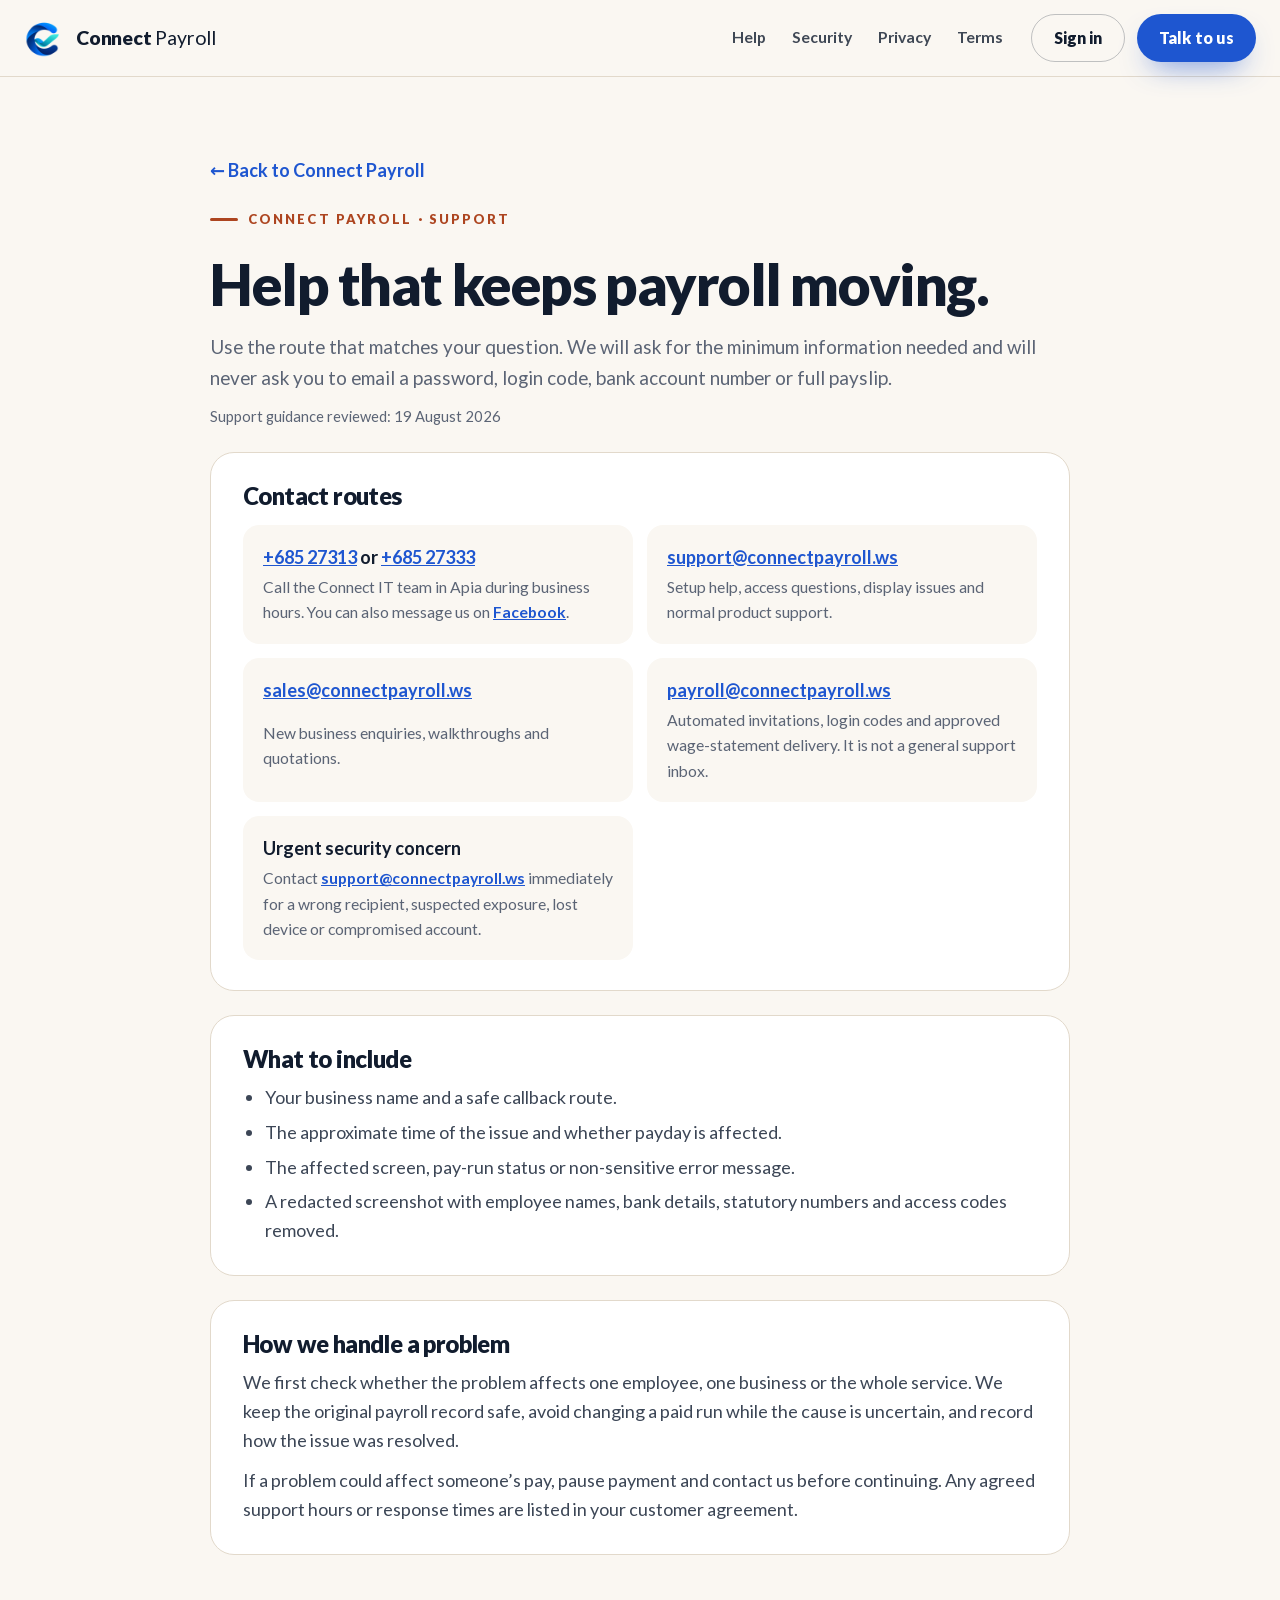
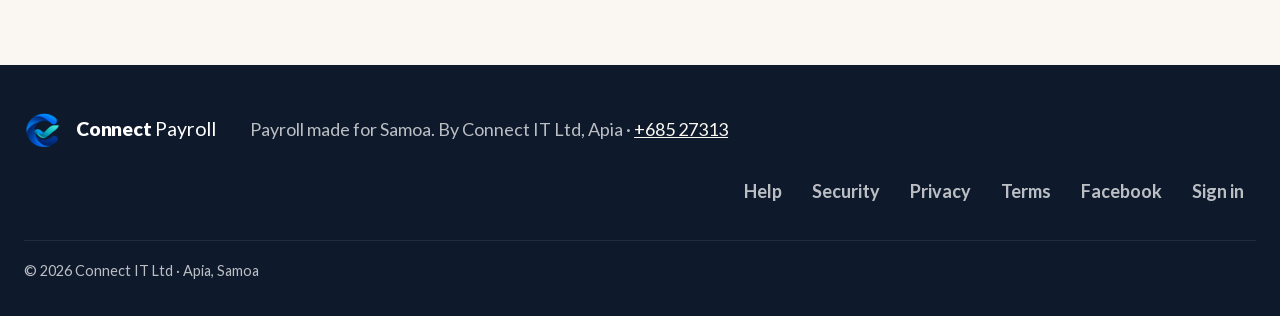
<file: marketing/support.html>
<!doctype html>
<html lang="en">
  <head>
    <meta charset="utf-8"><meta name="viewport" content="width=device-width, initial-scale=1"><meta name="theme-color" content="#f6f1e8"><meta name="description" content="Contact the local Connect Payroll sales and support team."><title>Support | Connect Payroll</title><link rel="icon" type="image/png" sizes="64x64" href="assets/favicon-64.png"><link rel="apple-touch-icon" href="assets/apple-touch-icon.png"><link rel="preload" href="assets/fonts/lato-900.woff2" as="font" type="font/woff2" crossorigin>
    <link rel="stylesheet" href="styles.css?v=20260927">
  </head>
  <body class="legal-page">
    <header class="topbar"><div class="wrap topbar-inner"><a class="brand" href="index.html" aria-label="Connect Payroll home"><img src="assets/logo-96.png" width="40" height="40" alt=""><span><b>Connect</b> Payroll</span></a><nav class="nav legal-nav" aria-label="Help and legal"><a href="support.html">Help</a><a href="security.html">Security</a><a href="privacy.html">Privacy</a><a href="terms.html">Terms</a></nav><div class="topbar-actions"><a class="btn btn-ghost" href="https://app.connectpayroll.ws">Sign in</a><a class="btn btn-primary" href="index.html#contact">Talk to us</a></div></div></header>
    <main class="legal-main"><div class="legal-wrap"><a class="legal-back" href="index.html">← Back to Connect Payroll</a><p class="eyebrow">Connect Payroll · Support</p><h1>Help that keeps payroll moving.</h1><p class="legal-lede">Use the route that matches your question. We will ask for the minimum information needed and will never ask you to email a password, login code, bank account number or full payslip.</p><p class="legal-updated">Support guidance reviewed: 19 August 2026</p>
      <article class="legal-card"><h2>Contact routes</h2><div class="support-grid"><div class="support-route"><b><a href="tel:+68527313">+685 27313</a> or <a href="tel:+68527333">+685 27333</a></b><span>Call the Connect IT team in Apia during business hours. You can also message us on <a href="https://www.facebook.com/connectitsamoa" rel="noopener">Facebook</a>.</span></div><div class="support-route"><b><a href="mailto:support@connectpayroll.ws">support@connectpayroll.ws</a></b><span>Setup help, access questions, display issues and normal product support.</span></div><div class="support-route"><b><a href="mailto:sales@connectpayroll.ws">sales@connectpayroll.ws</a></b><span>New business enquiries, walkthroughs and quotations.</span></div><div class="support-route"><b><a href="mailto:payroll@connectpayroll.ws">payroll@connectpayroll.ws</a></b><span>Automated invitations, login codes and approved wage-statement delivery. It is not a general support inbox.</span></div><div class="support-route"><b>Urgent security concern</b><span>Contact <a href="mailto:support@connectpayroll.ws">support@connectpayroll.ws</a> immediately for a wrong recipient, suspected exposure, lost device or compromised account.</span></div></div></article>
      <article class="legal-card"><h2>What to include</h2><ul><li>Your business name and a safe callback route.</li><li>The approximate time of the issue and whether payday is affected.</li><li>The affected screen, pay-run status or non-sensitive error message.</li><li>A redacted screenshot with employee names, bank details, statutory numbers and access codes removed.</li></ul></article>
      <article class="legal-card"><h2>How we handle a problem</h2><p>We first check whether the problem affects one employee, one business or the whole service. We keep the original payroll record safe, avoid changing a paid run while the cause is uncertain, and record how the issue was resolved.</p><p>If a problem could affect someone’s pay, pause payment and contact us before continuing. Any agreed support hours or response times are listed in your customer agreement.</p></article>
    </div></main>
    <footer class="footer"><div class="wrap footer-inner"><a class="brand" href="index.html"><img src="assets/logo-96.png" width="40" height="40" alt=""><span><b>Connect</b> Payroll</span></a><p>Payroll made for Samoa. By Connect IT Ltd, Apia · <a href="tel:+68527313">+685 27313</a></p><nav aria-label="Footer"><a href="support.html">Help</a><a href="security.html">Security</a><a href="privacy.html">Privacy</a><a href="terms.html">Terms</a><a href="https://www.facebook.com/connectitsamoa" rel="noopener">Facebook</a><a href="https://app.connectpayroll.ws">Sign in</a></nav></div><p class="wrap copyright">© 2026 Connect IT Ltd · Apia, Samoa</p></footer>
  </body>
</html>
</file>
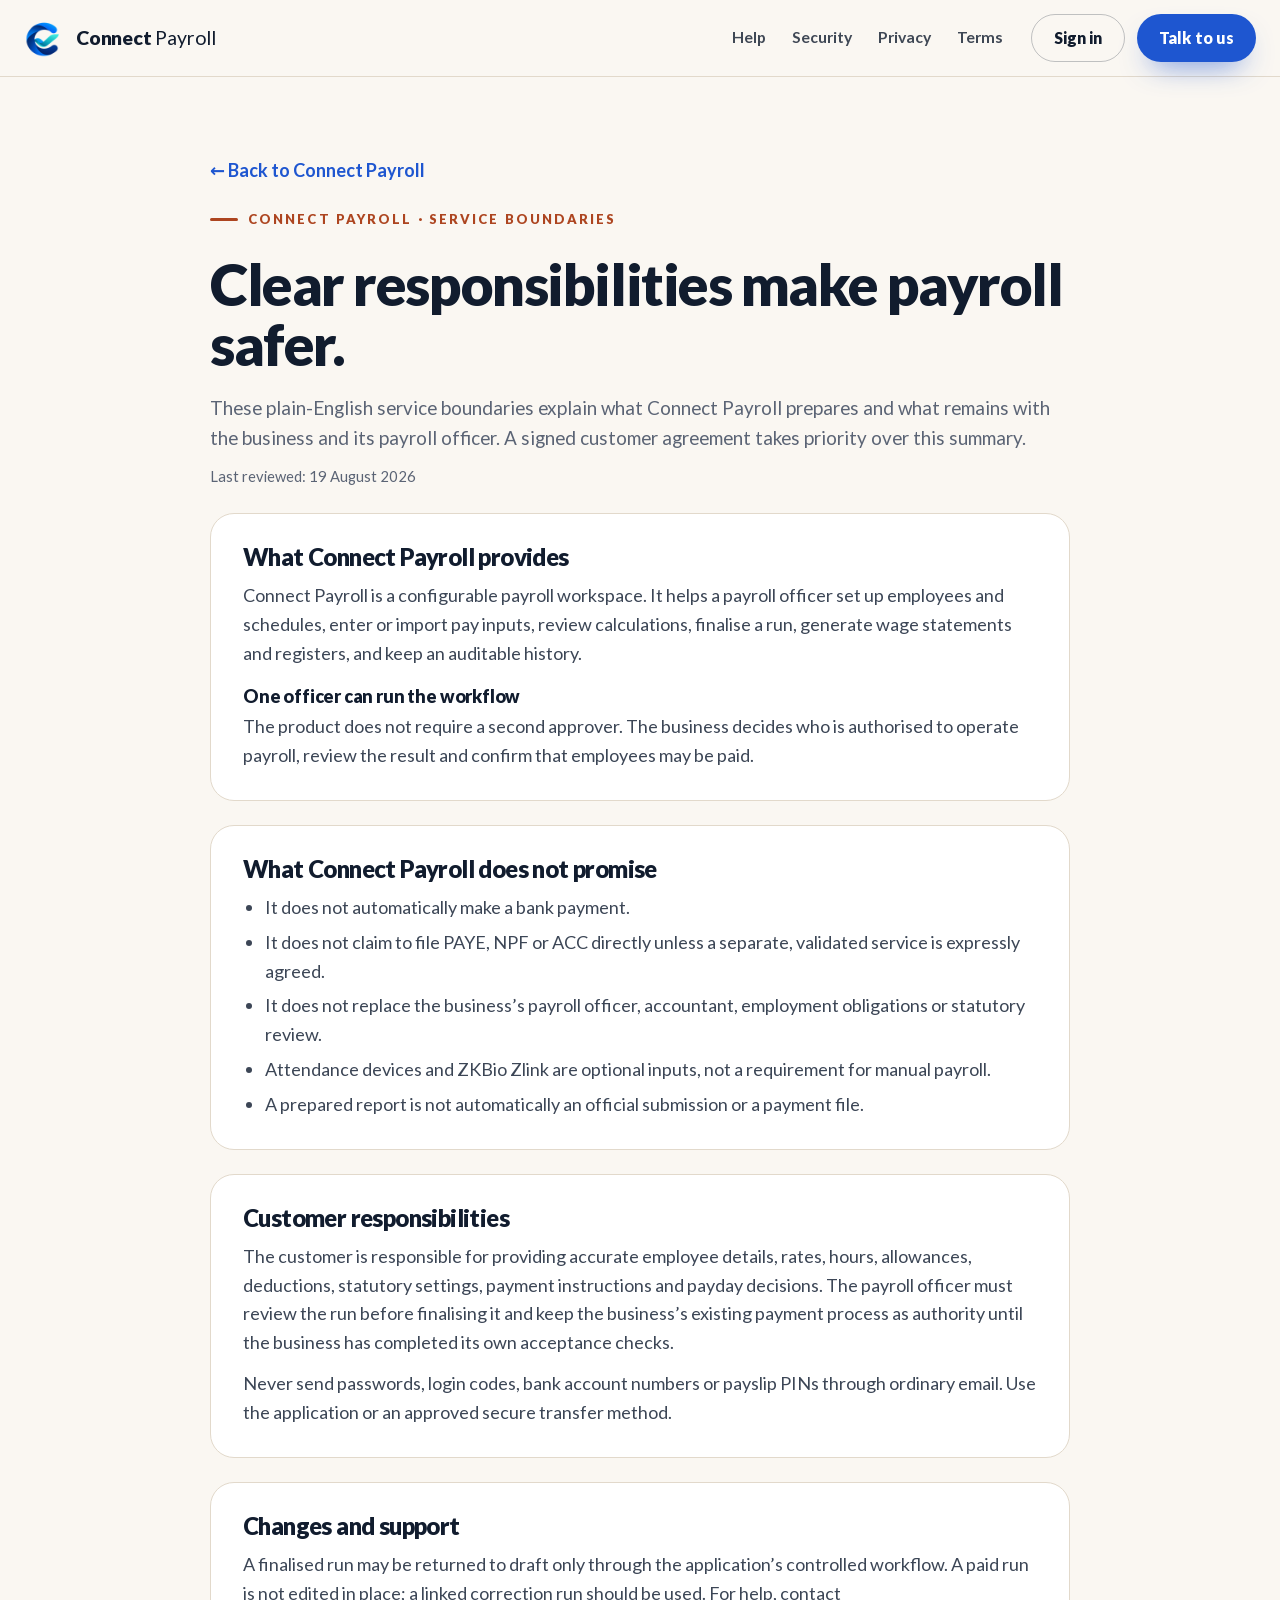
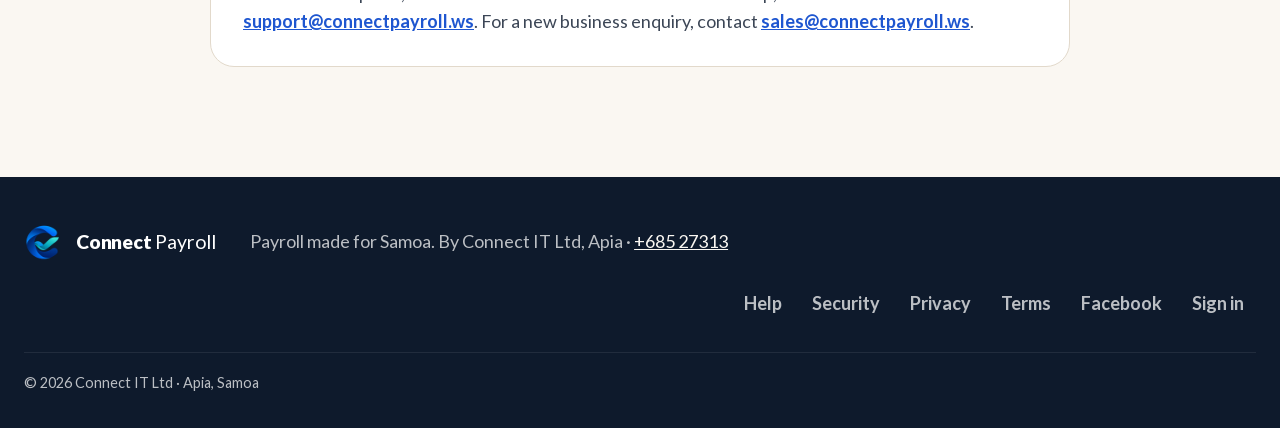
<file: marketing/terms.html>
<!doctype html>
<html lang="en">
  <head>
    <meta charset="utf-8"><meta name="viewport" content="width=device-width, initial-scale=1"><meta name="theme-color" content="#f6f1e8"><meta name="description" content="Connect Payroll service boundaries and terms information."><title>Service terms | Connect Payroll</title><link rel="icon" type="image/png" sizes="64x64" href="assets/favicon-64.png"><link rel="apple-touch-icon" href="assets/apple-touch-icon.png"><link rel="preload" href="assets/fonts/lato-900.woff2" as="font" type="font/woff2" crossorigin>
    <link rel="stylesheet" href="styles.css?v=20260927">
  </head>
  <body class="legal-page">
    <header class="topbar"><div class="wrap topbar-inner"><a class="brand" href="index.html" aria-label="Connect Payroll home"><img src="assets/logo-96.png" width="40" height="40" alt=""><span><b>Connect</b> Payroll</span></a><nav class="nav legal-nav" aria-label="Help and legal"><a href="support.html">Help</a><a href="security.html">Security</a><a href="privacy.html">Privacy</a><a href="terms.html">Terms</a></nav><div class="topbar-actions"><a class="btn btn-ghost" href="https://app.connectpayroll.ws">Sign in</a><a class="btn btn-primary" href="index.html#contact">Talk to us</a></div></div></header>
    <main class="legal-main"><div class="legal-wrap"><a class="legal-back" href="index.html">← Back to Connect Payroll</a><p class="eyebrow">Connect Payroll · Service boundaries</p><h1>Clear responsibilities make payroll safer.</h1><p class="legal-lede">These plain-English service boundaries explain what Connect Payroll prepares and what remains with the business and its payroll officer. A signed customer agreement takes priority over this summary.</p><p class="legal-updated">Last reviewed: 19 August 2026</p>
      <article class="legal-card"><h2>What Connect Payroll provides</h2><p>Connect Payroll is a configurable payroll workspace. It helps a payroll officer set up employees and schedules, enter or import pay inputs, review calculations, finalise a run, generate wage statements and registers, and keep an auditable history.</p><h3>One officer can run the workflow</h3><p>The product does not require a second approver. The business decides who is authorised to operate payroll, review the result and confirm that employees may be paid.</p></article>
      <article class="legal-card"><h2>What Connect Payroll does not promise</h2><ul><li>It does not automatically make a bank payment.</li><li>It does not claim to file PAYE, NPF or ACC directly unless a separate, validated service is expressly agreed.</li><li>It does not replace the business’s payroll officer, accountant, employment obligations or statutory review.</li><li>Attendance devices and ZKBio Zlink are optional inputs, not a requirement for manual payroll.</li><li>A prepared report is not automatically an official submission or a payment file.</li></ul></article>
      <article class="legal-card"><h2>Customer responsibilities</h2><p>The customer is responsible for providing accurate employee details, rates, hours, allowances, deductions, statutory settings, payment instructions and payday decisions. The payroll officer must review the run before finalising it and keep the business’s existing payment process as authority until the business has completed its own acceptance checks.</p><p>Never send passwords, login codes, bank account numbers or payslip PINs through ordinary email. Use the application or an approved secure transfer method.</p></article>
      <article class="legal-card"><h2>Changes and support</h2><p>A finalised run may be returned to draft only through the application’s controlled workflow. A paid run is not edited in place; a linked correction run should be used. For help, contact <a href="mailto:support@connectpayroll.ws">support@connectpayroll.ws</a>. For a new business enquiry, contact <a href="mailto:sales@connectpayroll.ws">sales@connectpayroll.ws</a>.</p></article>
    </div></main>
    <footer class="footer"><div class="wrap footer-inner"><a class="brand" href="index.html"><img src="assets/logo-96.png" width="40" height="40" alt=""><span><b>Connect</b> Payroll</span></a><p>Payroll made for Samoa. By Connect IT Ltd, Apia · <a href="tel:+68527313">+685 27313</a></p><nav aria-label="Footer"><a href="support.html">Help</a><a href="security.html">Security</a><a href="privacy.html">Privacy</a><a href="terms.html">Terms</a><a href="https://www.facebook.com/connectitsamoa" rel="noopener">Facebook</a><a href="https://app.connectpayroll.ws">Sign in</a></nav></div><p class="wrap copyright">© 2026 Connect IT Ltd · Apia, Samoa</p></footer>
  </body>
</html>
</file>
<file: marketing/styles.css>
/* Connect Payroll — public website
   Led by photos of people at work, warm neutrals, navy for the dark sections and the
   app's blue for actions. Motion is CSS; assets/hero.js only adds the mouse parallax in the hero. */

@font-face { font-family: "Lato"; font-style: normal; font-weight: 400; font-display: swap; src: url("assets/fonts/lato-400.woff2") format("woff2"); }
@font-face { font-family: "Lato"; font-style: normal; font-weight: 700; font-display: swap; src: url("assets/fonts/lato-700.woff2") format("woff2"); }
@font-face { font-family: "Lato"; font-style: normal; font-weight: 900; font-display: swap; src: url("assets/fonts/lato-900.woff2") format("woff2"); }

:root {
  --night: #0e1a2c;
  --deep: #162a45;
  --ocean: #1d3a5f;
  --blue: #1e56d0;
  --blue-dark: #1744a8;
  --sun: #f2b544;
  --coral: #ad4520;
  --hibiscus: #9c3a1c;
  --sand: #faf7f2;
  --sand-2: #f2ece2;
  --siapo: #8a5a3b;
  --ink: #111c2e;
  --text: #3c4656;
  --muted: #5b6475;
  --line: #e2d9cb;
  --white: #fff;
  --radius: 22px;
  --shadow: 0 30px 80px -30px rgba(17, 28, 46, .45);
  --shadow-soft: 0 18px 50px -24px rgba(17, 28, 46, .28);
  --ease: cubic-bezier(.2, .8, .2, 1);
}

*, *::before, *::after { box-sizing: border-box; }
html { scroll-behavior: smooth; -webkit-text-size-adjust: 100%; }
body { margin: 0; font-family: "Lato", ui-sans-serif, system-ui, -apple-system, "Segoe UI", sans-serif; font-size: 18px; line-height: 1.6; color: var(--text); background: var(--sand); -webkit-font-smoothing: antialiased; text-rendering: optimizeLegibility; overflow-x: hidden; overflow-x: clip; }
img { max-width: 100%; height: auto; display: block; }
a { color: inherit; }
h1, h2, h3 { color: var(--ink); font-weight: 900; line-height: 1.05; letter-spacing: -.025em; margin: 0; }
h2 { font-size: clamp(2.2rem, 4.6vw, 3.9rem); }
h3 { font-size: 1.35rem; letter-spacing: -.01em; }
p { margin: 0; }
em { font-style: normal; color: var(--coral); }
:focus-visible { outline: 3px solid var(--blue); outline-offset: 3px; border-radius: 8px; }

.wrap { width: min(1240px, 100% - 48px); margin-inline: auto; }
.skip { position: absolute; left: -999px; top: 12px; z-index: 100; background: var(--white); color: var(--ink); padding: 10px 16px; border-radius: 10px; font-weight: 700; }
.skip:focus { left: 12px; }
.eyebrow { display: inline-flex; align-items: center; gap: 10px; font-size: .82rem; font-weight: 900; letter-spacing: .16em; text-transform: uppercase; color: var(--coral); margin-bottom: 18px; }
.eyebrow::before { content: ""; width: 28px; height: 3px; border-radius: 3px; background: currentColor; }
.eyebrow.light { color: var(--sun); }
.section-lede { margin-top: 20px; font-size: 1.2rem; color: var(--muted); max-width: 640px; }

/* ---------- buttons ---------- */
.btn { display: inline-flex; align-items: center; justify-content: center; gap: 10px; min-height: 48px; padding: 0 22px; border-radius: 999px; font-weight: 900; font-size: 1rem; text-decoration: none; letter-spacing: .005em; transition: transform .25s var(--ease), box-shadow .25s var(--ease), background .25s; white-space: nowrap; }
.btn:hover { transform: translateY(-2px); }
.btn-lg { min-height: 58px; padding: 0 30px; font-size: 1.08rem; }
.btn-primary { background: var(--blue); color: var(--white); box-shadow: 0 14px 30px -14px rgba(30, 86, 208, .8); }
.btn-primary:hover { background: var(--blue-dark); box-shadow: 0 20px 40px -14px rgba(30, 86, 208, .9); }
.btn-outline { color: var(--ink); border: 2px solid rgba(17, 28, 46, .8); }
.btn-outline:hover { background: var(--ink); color: var(--sand); }
.btn-ghost { color: var(--ink); border: 1px solid rgba(17, 28, 46, .25); min-height: 44px; }
.btn-ghost-dark { color: var(--ink); border: 2px solid var(--ink); }
.btn-ocean { background: var(--ink); color: var(--white); }

/* ---------- scroll progress ---------- */
.scroll-progress { position: fixed; inset: 0 0 auto; height: 4px; z-index: 60; background: linear-gradient(90deg, var(--blue), var(--sun)); transform-origin: 0 50%; transform: scaleX(0); display: none; }
@supports (animation-timeline: scroll()) {
  .scroll-progress { display: block; animation: progress linear both; animation-timeline: scroll(root); }
}
@keyframes progress { to { transform: scaleX(1); } }

/* ---------- top bar ---------- */
.topbar { position: fixed; inset: 0 0 auto; z-index: 50; color: var(--ink); background: rgba(250, 247, 242, .82); backdrop-filter: blur(14px); -webkit-backdrop-filter: blur(14px); }
.topbar-inner { display: flex; align-items: center; gap: 28px; min-height: 76px; }
@supports (animation-timeline: scroll()) {
  .topbar { animation: bar linear both; animation-timeline: scroll(root); animation-range: 0 160px; }
}
@keyframes bar { to { background: rgba(250, 247, 242, .92); backdrop-filter: blur(14px); box-shadow: 0 1px 0 var(--line), 0 12px 30px -24px rgba(17, 28, 46, .4); } }
.brand { display: inline-flex; align-items: center; gap: 12px; text-decoration: none; font-size: 1.22rem; font-weight: 400; letter-spacing: -.01em; }
.brand img { width: 40px; height: 40px; }
.brand b { font-weight: 900; }
.nav { display: flex; gap: 26px; margin-left: auto; }
.nav a { text-decoration: none; font-weight: 700; font-size: .98rem; opacity: .8; padding: 10px 0; position: relative; }
.nav a::after { content: ""; position: absolute; left: 0; right: 0; bottom: 4px; height: 2px; background: var(--coral); transform: scaleX(0); transform-origin: left; transition: transform .3s var(--ease); }
.nav a:hover { opacity: 1; }
.nav a:hover::after { transform: scaleX(1); }
.topbar-actions { display: flex; gap: 12px; }
.menu { display: none; margin-left: auto; position: relative; }
.menu summary { list-style: none; width: 48px; height: 48px; border-radius: 14px; display: grid; place-content: center; gap: 5px; cursor: pointer; background: rgba(255, 255, 255, .7); border: 1px solid rgba(17, 28, 46, .18); }
.menu summary::-webkit-details-marker { display: none; }
.menu summary span { display: block; width: 20px; height: 2px; background: var(--ink); border-radius: 2px; transition: transform .3s var(--ease), opacity .3s; }
.menu[open] summary span:nth-child(1) { transform: translateY(7px) rotate(45deg); }
.menu[open] summary span:nth-child(2) { opacity: 0; }
.menu[open] summary span:nth-child(3) { transform: translateY(-7px) rotate(-45deg); }
.menu-panel { position: absolute; right: 0; top: 60px; width: min(86vw, 340px); background: var(--white); color: var(--ink); border-radius: 22px; padding: 12px; display: grid; gap: 4px; box-shadow: var(--shadow); animation: drop .3s var(--ease); }
.menu-panel a:not(.btn) { text-decoration: none; font-weight: 700; font-size: 1.08rem; padding: 14px 16px; border-radius: 14px; }
.menu-panel a:not(.btn):hover { background: var(--sand); }
.menu-panel .btn { margin-top: 6px; }
@keyframes drop { from { opacity: 0; transform: translateY(-8px) scale(.98); } }

/* ---------- hero: a local business owner on payday, with the pay run going out beside her ---------- */
@property --k { syntax: "<integer>"; inherits: false; initial-value: 0; }
@property --r { syntax: "<integer>"; inherits: false; initial-value: 0; }
@counter-style pad3 { system: extends decimal; pad: 3 "0"; }
.hero { --mx: 0; --my: 0; position: relative; min-height: min(100vh, 940px); padding: 118px 0 0; display: flex; flex-direction: column; overflow: hidden; isolation: isolate; background: linear-gradient(180deg, #f6f1e8, var(--sand)); }
.hero-media { position: absolute; top: 0; right: 0; bottom: 0; width: 60%; z-index: -1; overflow: hidden; -webkit-mask-image: linear-gradient(90deg, transparent 0, #000 24%); mask-image: linear-gradient(90deg, transparent 0, #000 24%); }
.hero-media img { width: 100%; height: 100%; object-fit: cover; object-position: 40% 35%; animation: kenburns 16s cubic-bezier(.2, .6, .2, 1) both; translate: calc(var(--mx) * -18px) calc(var(--my) * -12px); }
.hero-media::after { content: ""; position: absolute; inset: 0; background: linear-gradient(180deg, rgba(246, 241, 232, 0) 62%, rgba(250, 247, 242, .96) 100%), radial-gradient(420px circle at var(--px, 70%) var(--py, 40%), rgba(255, 244, 220, .22), transparent 70%); }
@keyframes kenburns { from { scale: 1.16; filter: saturate(.85) brightness(1.05); } to { scale: 1.02; filter: none; } }
@keyframes fade { from { opacity: 0; } }

.hero-grid { position: relative; flex: 1; display: grid; grid-template-columns: minmax(0, 560px) 1fr; align-items: center; padding-bottom: 40px; }
.hero-copy { translate: calc(var(--mx) * -6px) calc(var(--my) * -4px); }
.kicker { display: inline-flex; align-items: center; gap: 10px; padding: 8px 16px 8px 12px; border-radius: 999px; background: var(--white); border: 1px solid var(--line); color: var(--ink); font-weight: 700; font-size: .95rem; box-shadow: 0 8px 24px -18px rgba(17, 28, 46, .5); animation: up .9s var(--ease) .2s both; }
.dot { width: 9px; height: 9px; border-radius: 50%; background: #2f9e62; box-shadow: 0 0 0 0 rgba(47, 158, 98, .5); animation: ping 2.4s ease-out infinite; }
@keyframes ping { 70% { box-shadow: 0 0 0 10px rgba(47, 158, 98, 0); } 100% { box-shadow: 0 0 0 0 rgba(47, 158, 98, 0); } }
.hero h1 { font-size: clamp(3.2rem, 7.4vw, 6.6rem); line-height: .94; letter-spacing: -.045em; margin: 26px 0 28px; }
.hero h1 .line { display: block; overflow: hidden; padding-bottom: .08em; }
.hero h1 .line > span { display: inline-block; animation: lineUp 1.1s var(--ease) both; }
.hero h1 .line:nth-child(2) > span { animation-delay: .12s; }
.hero h1 .line:nth-child(3) > span { animation-delay: .24s; }
.hero h1 .accent { color: var(--blue); }
@keyframes lineUp { from { transform: translateY(105%); } }
.lede { font-size: clamp(1.1rem, 1.6vw, 1.28rem); color: var(--text); max-width: 520px; animation: up 1s var(--ease) .45s both; }
.hero-cta { display: flex; flex-wrap: wrap; gap: 14px; margin-top: 34px; animation: up 1s var(--ease) .6s both; }
@keyframes up { from { opacity: 0; transform: translateY(24px); } }

/* the pay run card: staff tick over to Paid one by one while the total counts up */
.payrun { position: absolute; left: calc(560px + 4%); bottom: 64px; width: 360px; padding: 18px; border-radius: 24px; background: rgba(255, 255, 255, .94); backdrop-filter: blur(14px); box-shadow: 0 40px 90px -30px rgba(17, 28, 46, .55), 0 0 0 1px rgba(17, 28, 46, .06); color: var(--ink); translate: calc(var(--mx) * 26px) calc(var(--my) * 18px); animation: cardIn 1s var(--ease) .9s both; }
@keyframes cardIn { from { opacity: 0; transform: translateY(40px) scale(.96); } }
.payrun-head { display: flex; align-items: center; gap: 12px; }
.payrun-head b { display: block; font-size: 1rem; }
.payrun-head small { color: var(--muted); font-size: .82rem; }
.payrun-icon { width: 40px; height: 40px; border-radius: 12px; display: grid; place-items: center; background: #e9f0ff; color: var(--blue); font-weight: 900; }
.payrun-badge { margin-left: auto; padding: 5px 10px; border-radius: 999px; background: #e3f4ea; color: #1f7a4d; font-weight: 900; font-size: .74rem; }
.payrun-bar { height: 6px; margin: 14px 0 6px; border-radius: 6px; background: #eef1f5; overflow: hidden; }
.payrun-bar i { display: block; height: 100%; width: 100%; border-radius: inherit; background: linear-gradient(90deg, var(--blue), #2f9e62); transform-origin: 0 50%; animation: fill 3s cubic-bezier(.4, 0, .2, 1) 1.5s both; }
@keyframes fill { from { transform: scaleX(0); } }
.payrun ul { list-style: none; padding: 0; margin: 0; }
.payrun li { display: grid; grid-template-columns: auto 1fr auto auto; align-items: center; gap: 10px; padding: 9px 4px; border-bottom: 1px solid #f0ece5; font-size: .92rem; animation: rowFlash .9s ease calc(1.8s + var(--i) * .7s) both; }
@keyframes rowFlash { 0%, 100% { background: transparent; } 40% { background: #f2f7ff; } }
.payrun li .avatar { width: 34px; height: 34px; border-radius: 11px; font-size: .78rem; }
.payrun .who { font-weight: 700; line-height: 1.2; }
.payrun .who small { display: block; font-weight: 400; color: var(--muted); font-size: .76rem; }
.payrun li > b { font-variant-numeric: tabular-nums; }
.status { position: relative; display: grid; min-width: 64px; text-align: center; font-weight: 900; font-size: .72rem; }
.status > span { grid-area: 1 / 1; padding: 4px 8px; border-radius: 999px; }
.status > span:first-child { background: #f1f3f6; color: var(--muted); animation: out .3s ease calc(1.9s + var(--i) * .7s) forwards; }
.status > span:last-child { background: #e3f4ea; color: #1f7a4d; opacity: 0; animation: in .4s var(--ease) calc(1.9s + var(--i) * .7s) forwards; }
@keyframes out { to { opacity: 0; } }
@keyframes in { from { opacity: 0; transform: scale(.7); } to { opacity: 1; transform: none; } }
.payrun-total { display: flex; justify-content: space-between; align-items: baseline; padding: 14px 4px 2px; }
.payrun-total > span { color: var(--muted); font-weight: 700; font-size: .9rem; }
.payrun-total b { font-size: 1.6rem; letter-spacing: -.02em; font-variant-numeric: tabular-nums; }
.count-k { --k: 2; counter-reset: k var(--k); animation: countK 3s cubic-bezier(.2, .7, .2, 1) 1.5s both; }
.count-r { --r: 219; counter-reset: r var(--r); animation: countR 3s cubic-bezier(.2, .7, .2, 1) 1.5s both; }
.count-k::after { content: counter(k); }
.count-r::after { content: counter(r, pad3); }
@keyframes countK { from { --k: 0; } }
@keyframes countR { from { --r: 0; } }
.payrun-toast { position: absolute; right: -40px; top: -34px; display: flex; align-items: center; gap: 10px; padding: 10px 14px 10px 10px; border-radius: 16px; background: var(--white); box-shadow: var(--shadow-soft); font-size: .86rem; line-height: 1.25; animation: pop .7s var(--ease) 4.9s both; }
.payrun-toast b { display: block; }
.payrun-toast small { color: var(--muted); }
.tick { width: 32px; height: 32px; border-radius: 11px; display: grid; place-items: center; background: #e3f4ea; color: #1f7a4d; font-weight: 900; }
.tick.sun { background: #fdf0d2; color: #8a5a07; }
.chip { position: absolute; display: flex; align-items: center; gap: 12px; padding: 12px 16px 12px 12px; background: rgba(255, 255, 255, .97); color: var(--ink); border-radius: 18px; box-shadow: var(--shadow-soft); font-size: .9rem; line-height: 1.25; z-index: 3; }
.chip b { display: block; font-weight: 900; }
.chip small { color: var(--muted); font-size: .8rem; }
.badge { padding: 6px 9px; border-radius: 10px; background: #e9f0ff; color: var(--blue); font-weight: 900; font-size: .72rem; letter-spacing: .06em; }
@keyframes pop { from { opacity: 0; transform: translateY(18px) scale(.9); } }
@keyframes bob { to { transform: translateY(-9px); } }
.device { margin: 0; position: absolute; overflow: hidden; background: var(--white); }
.phone { border-radius: 38px; border: 10px solid #0d1320; box-shadow: 0 40px 90px -24px rgba(17, 28, 46, .7); }

.hero-trust { display: flex; align-items: center; flex-wrap: wrap; gap: 12px 40px; padding: 26px 0 34px; border-top: 1px solid rgba(17, 28, 46, .1); animation: up 1s var(--ease) 1.1s both; }
.hero-trust p { font-size: .9rem; font-weight: 700; color: var(--muted); max-width: 170px; line-height: 1.35; }
.hero-trust ul { list-style: none; padding: 0; margin: 0; display: flex; flex-wrap: wrap; gap: 14px 30px; }
.hero-trust li { display: flex; align-items: center; gap: 12px; font-weight: 900; font-size: 1.05rem; letter-spacing: -.01em; color: var(--ink); }
.hero-trust img { width: 48px; height: 48px; border-radius: 14px; object-fit: cover; background: var(--white); box-shadow: 0 0 0 1px rgba(17, 28, 46, .08), 0 8px 20px -12px rgba(17, 28, 46, .45); }

 (CSS scroll-driven animations) ---------- */
@supports (animation-timeline: view()) {
  .reveal { animation: reveal linear both; animation-timeline: view(); animation-range: entry 5% cover 30%; }
  .reveal-art { animation: revealArt linear both; animation-timeline: view(); animation-range: entry 0% cover 40%; }
}
@keyframes reveal { from { opacity: 0; transform: translateY(56px); } }
@keyframes revealArt { from { opacity: 0; transform: translateY(80px) scale(.94) rotate(-1deg); } }

/* ---------- journey ---------- */
.journey { position: relative; padding: 110px 0 60px; background: var(--white); }
.journey-head > * { max-width: 860px; }
.journey-head h2 { font-size: clamp(2.3rem, 5vw, 4.3rem); }
.chapters { list-style: none; padding: 0; margin: 80px 0 0; position: relative; counter-reset: ch; }
.chapters::before { content: ""; position: absolute; top: 0; bottom: 0; left: max(24px, calc((100% - 1240px) / 2 - 36px)); width: 3px; border-radius: 3px; background: repeating-linear-gradient(180deg, var(--siapo) 0 10px, transparent 10px 20px); opacity: .25; }
.chapter { position: relative; padding: 70px 0; }
.chapter-grid { display: grid; grid-template-columns: minmax(0, .9fr) minmax(0, 1.1fr); gap: 72px; align-items: center; }
.chapter-grid.flip { grid-template-columns: minmax(0, 1.1fr) minmax(0, .9fr); }
.chapter-grid.flip .chapter-copy { order: 2; }
.time { display: flex; align-items: center; gap: 14px; font-weight: 900; color: var(--siapo); letter-spacing: .04em; margin-bottom: 18px; font-size: .95rem; text-transform: uppercase; }
.time span { display: grid; place-items: center; width: 46px; height: 46px; border-radius: 14px; background: var(--ink); color: var(--sun); font-size: 1rem; letter-spacing: 0; }
.chapter-copy h3 { font-size: clamp(2rem, 3.6vw, 3.1rem); line-height: 1.04; margin-bottom: 20px; }
.chapter-copy > p { font-size: 1.14rem; max-width: 520px; }
.ticks { list-style: none; padding: 0; margin: 24px 0 0; display: grid; gap: 10px; }
.ticks li { position: relative; padding-left: 34px; font-weight: 700; color: var(--ink); }
.ticks li::before { content: "✓"; position: absolute; left: 0; top: 1px; width: 24px; height: 24px; border-radius: 8px; display: grid; place-items: center; font-size: .78rem; background: #e3f0e4; color: #2a6b3c; }
.shot { margin: 0; position: relative; border-radius: 22px; overflow: visible; }
.shot img { border-radius: 22px; box-shadow: var(--shadow); border: 1px solid rgba(17, 28, 46, .08); }
.shot::before { content: ""; position: absolute; inset: -26px -26px 30px 40px; z-index: -1; border-radius: 34px; background: linear-gradient(140deg, rgba(30, 86, 208, .1), rgba(242, 181, 68, .18)); }
.tilt img { transform: perspective(1400px) rotateY(-6deg) rotateX(2deg); }
.float-tag { position: absolute; padding: 10px 16px; border-radius: 999px; background: var(--white); color: var(--ink); font-weight: 900; font-size: .9rem; box-shadow: var(--shadow-soft); }
.float-tag.t1 { top: 12%; left: -34px; animation: bob 5s ease-in-out infinite alternate; }
.float-tag.t2 { top: 42%; right: -28px; animation: bob 6s ease-in-out -2s infinite alternate; }
.float-tag.t3 { bottom: 12%; left: 8%; animation: bob 5.5s ease-in-out -1s infinite alternate; }

.people-stack { display: grid; gap: 16px; position: relative; }
.photo-stack { position: relative; }
.photo-stack .photo { width: 86%; aspect-ratio: 4 / 3; object-fit: cover; border-radius: 26px; box-shadow: var(--shadow); }
.photo-stack .people-stack { width: 74%; margin: -150px 0 0 auto; }
.photo-stack .person:nth-child(n) { margin-left: 0; }
.photo-stack .person:nth-child(4) { display: none; }
.payday-stack .photo { margin-left: auto; }
.payday-stack .payslip { margin: -190px auto 0 0; max-width: 380px; }
.payday-stack .coins { display: none; }
.person { display: grid; grid-template-columns: auto 1fr auto; align-items: center; gap: 16px; padding: 18px 20px; background: var(--white); border-radius: 20px; box-shadow: var(--shadow-soft); border: 1px solid var(--line); }
.person:nth-child(2) { margin-left: 34px; }
.person:nth-child(3) { margin-left: 12px; }
.person:nth-child(4) { margin-left: 46px; }
.person b { color: var(--ink); display: block; }
.person small { color: var(--muted); font-size: .9rem; }
.avatar { width: 52px; height: 52px; border-radius: 16px; display: grid; place-items: center; font-weight: 900; color: var(--white); }
.a1 { background: linear-gradient(135deg, var(--coral), var(--hibiscus)); }
.a2 { background: linear-gradient(135deg, var(--ocean), var(--blue)); }
.a3 { background: linear-gradient(135deg, #2f9e62, #1d6b41); }
.a4 { background: linear-gradient(135deg, var(--sun), #e08a1b); }
.pill { padding: 6px 12px; border-radius: 999px; background: var(--sand-2); color: var(--siapo); font-weight: 900; font-size: .78rem; white-space: nowrap; }
@supports (animation-timeline: view()) {
  .person { animation: slideIn linear both; animation-timeline: view(); animation-range: entry 10% cover 35%; }
}
@keyframes slideIn { from { opacity: 0; transform: translateX(70px); } }

.payslip { position: relative; max-width: 440px; margin-inline: 0 auto; background: var(--white); border-radius: 24px; padding: 28px; box-shadow: var(--shadow); border: 1px solid var(--line); }
.payslip::after { content: ""; position: absolute; left: 20px; right: 20px; top: 100%; height: 14px; background: radial-gradient(circle at 10px -3px, transparent 10px, var(--white) 11px) repeat-x; background-size: 22px 14px; filter: drop-shadow(0 6px 6px rgba(17, 28, 46, .08)); }
.payslip-head { display: flex; justify-content: space-between; align-items: center; padding: 14px 18px; margin: -10px -10px 20px; border-radius: 16px; background: var(--night); color: var(--white); }
.payslip-head span { font-size: .75rem; letter-spacing: .14em; font-weight: 900; color: var(--sun); }
.payslip-name b { display: block; font-size: 1.3rem; color: var(--ink); }
.payslip-name small { color: var(--muted); }
.payslip dl { margin: 18px 0; display: grid; gap: 10px; }
.payslip dl div { display: flex; justify-content: space-between; border-bottom: 1px dashed var(--line); padding-bottom: 8px; }
.payslip dt { color: var(--muted); }
.payslip dd { margin: 0; font-weight: 700; color: var(--ink); font-variant-numeric: tabular-nums; }
.payslip-net { display: flex; justify-content: space-between; align-items: center; padding: 16px 18px; border-radius: 16px; background: linear-gradient(135deg, #e5f4ea, #fdf1d6); }
.payslip-net b { font-size: 1.5rem; color: var(--ink); }
.coins { position: absolute; right: -200px; bottom: 30px; display: flex; flex-wrap: wrap; gap: 6px; width: 190px; transform: rotate(-8deg); }
.note { display: grid; place-items: center; width: 84px; height: 42px; border-radius: 8px; font-style: normal; font-weight: 900; font-size: .8rem; color: #1b1b1b; box-shadow: 0 8px 16px -8px rgba(0, 0, 0, .4); }
.n100 { background: linear-gradient(135deg, #a8c7ff, #6f9ce8); }
.n20 { background: linear-gradient(135deg, #ffcf9e, #f39b52); }
.coin { display: grid; place-items: center; width: 40px; height: 40px; border-radius: 50%; font-style: normal; font-weight: 900; font-size: .76rem; background: radial-gradient(circle at 35% 30%, #fff1b8, #d9a93b 70%); color: #5a3d06; box-shadow: 0 6px 12px -6px rgba(0, 0, 0, .5); }
.coin.sm { width: 32px; height: 32px; font-size: .62rem; background: radial-gradient(circle at 35% 30%, #ffffff, #b9c2cc 70%); color: #3a4452; }
@supports (animation-timeline: view()) {
  .coins > i { animation: dropIn linear both; animation-timeline: view(); animation-range: entry 20% cover 45%; }
  .coins > i:nth-child(odd) { animation-range: entry 25% cover 50%; }
}
@keyframes dropIn { from { opacity: 0; transform: translateY(-120px) rotate(20deg); } }

/* ---------- returns ---------- */
.returns { position: relative; padding: 140px 0 130px; background: radial-gradient(1000px 520px at 80% 30%, rgba(30, 86, 208, .28), transparent 60%), linear-gradient(180deg, var(--deep), var(--night)); color: rgba(255, 255, 255, .86); overflow: hidden; }
.returns-grid { position: relative; display: grid; grid-template-columns: minmax(0, .85fr) minmax(0, 1.15fr); gap: 70px; align-items: center; }
.returns h2 { color: var(--white); margin-bottom: 22px; }
.returns-copy > p { font-size: 1.15rem; }
.due { display: flex; gap: 16px; margin-top: 34px; flex-wrap: wrap; }
.due div { flex: 1 1 180px; padding: 20px 22px; border-radius: 20px; background: rgba(255, 255, 255, .07); border: 1px solid rgba(255, 255, 255, .14); }
.due b { display: block; font-size: 2.4rem; line-height: 1; color: var(--sun); font-weight: 900; }
.due span { font-weight: 700; color: var(--white); }
.p4-paper { position: relative; margin: 0; padding: 14px; background: #fff; border-radius: 8px; box-shadow: 0 60px 120px -30px rgba(0, 0, 0, .8); transform: rotate(-2deg); }
.p4-paper img { border-radius: 2px; }
.stamp { position: absolute; right: -18px; bottom: -22px; padding: 12px 20px; border: 3px solid var(--coral); color: var(--coral); border-radius: 12px; font-weight: 900; text-transform: uppercase; letter-spacing: .1em; transform: rotate(-10deg); background: rgba(255, 255, 255, .92); }
@supports (animation-timeline: view()) {
  .stamp { animation: stampIn linear both; animation-timeline: view(); animation-range: entry 40% cover 55%; }
}
@keyframes stampIn { from { opacity: 0; transform: rotate(-10deg) scale(2.4); } }

/* ---------- pocket ---------- */
.pocket { padding: 140px 0 110px; overflow: hidden; background: var(--sand-2); }
.pocket-grid { display: grid; grid-template-columns: minmax(0, 1fr) minmax(0, 1fr); gap: 70px; align-items: center; }
.pocket-phones { position: relative; height: 560px; }
.pocket-phones::before { content: ""; position: absolute; inset: 60px 20px 20px; border-radius: 50%; background: radial-gradient(closest-side, rgba(30, 86, 208, .14), transparent 70%); }
.pocket-phones .phone { width: 240px; position: absolute; top: 20px; }
.p-left { left: 8%; transform: rotate(-8deg); }
.p-right { left: 44%; top: 70px !important; transform: rotate(6deg); }
.pocket-copy h2 { margin-bottom: 20px; }
.pocket-copy > p { font-size: 1.14rem; }

/* ---------- product bento ---------- */
.product { padding: 120px 0; background: var(--white); }
.product .tile:not(.tile-wide):not(.tile-dark) { background: var(--sand); }
.product-head { max-width: 760px; margin-bottom: 56px; }
.bento { display: grid; grid-template-columns: repeat(3, minmax(0, 1fr)); gap: 20px; }
.tile { position: relative; padding: 28px; border-radius: var(--radius); background: var(--white); border: 1px solid var(--line); box-shadow: 0 1px 0 rgba(17, 28, 46, .03); transition: transform .35s var(--ease), box-shadow .35s var(--ease); overflow: hidden; }
.tile:hover { transform: translateY(-6px); box-shadow: var(--shadow-soft); }
.tile h3 { margin: 16px 0 8px; }
.tile p { color: var(--muted); }
.tile-ic { display: grid; place-items: center; width: 50px; height: 50px; border-radius: 16px; background: var(--sand-2); color: var(--siapo); font-weight: 900; font-size: 1.3rem; }
.tile-wide { grid-column: span 2; grid-row: span 2; display: grid; grid-template-rows: auto 1fr; padding-bottom: 0; background: linear-gradient(160deg, #eef3ff, #fff 55%); }
.tile-wide .tile-shot { margin-top: 24px; border-radius: 16px 16px 0 0; box-shadow: var(--shadow-soft); align-self: end; }
.tile-dark { background: linear-gradient(150deg, var(--night), var(--ocean)); border-color: transparent; }
.tile-dark h3 { color: var(--white); }
.tile-dark p { color: rgba(255, 255, 255, .78); }
.tile-dark .tile-ic { background: var(--sun); color: #2a0f05; font-size: 1rem; }

/* ---------- who it's for ---------- */
.fits { padding: 110px 0; }
.fits-head { max-width: 760px; margin-bottom: 48px; }
.fits-photos { display: grid; grid-template-columns: repeat(4, minmax(0, 1fr)); gap: 18px; }
.fit-photo { margin: 0; position: relative; border-radius: var(--radius); overflow: hidden; aspect-ratio: 3 / 4; box-shadow: var(--shadow-soft); isolation: isolate; }
.fit-photo img { width: 100%; height: 100%; object-fit: cover; transition: scale .8s var(--ease); }
.fit-photo:hover img { scale: 1.06; }
.fit-photo::after { content: ""; position: absolute; inset: 40% 0 0; background: linear-gradient(180deg, transparent, rgba(10, 18, 32, .86)); }
.fit-photo figcaption { position: absolute; left: 0; right: 0; bottom: 0; z-index: 1; padding: 22px; display: grid; gap: 6px; color: rgba(255, 255, 255, .88); }
.fit-photo figcaption b { color: var(--white); font-size: 1.18rem; line-height: 1.2; }
.fit-photo figcaption small { font-size: .95rem; line-height: 1.45; }
.fits-more { list-style: none; padding: 0; margin: 22px 0 0; display: grid; grid-template-columns: repeat(4, minmax(0, 1fr)); gap: 18px; }
.fits-more li { padding: 18px 20px; border-radius: 18px; background: var(--white); border: 1px solid var(--line); color: var(--muted); font-size: .96rem; line-height: 1.45; }
.fits-more b { display: block; color: var(--ink); font-size: 1.02rem; }

/* ---------- pricing ---------- */
.pricing { padding: 120px 0; background: var(--sand-2); }
.pricing-head { text-align: center; max-width: 760px; margin: 0 auto 56px; }
.pricing-head .section-lede { margin-inline: auto; }
.pricing-head .eyebrow::before { display: none; }
.plans { display: grid; grid-template-columns: repeat(2, minmax(0, 420px)); justify-content: center; gap: 24px; }
.plan { position: relative; padding: 36px 34px; border-radius: 28px; background: var(--white); border: 1px solid var(--line); display: grid; gap: 6px; align-content: start; box-shadow: var(--shadow-soft); }
.plan h3 { font-size: 1.7rem; }
.plan-for { color: var(--muted); }
.price { display: flex; align-items: flex-start; gap: 8px; margin: 18px 0 2px; color: var(--ink); }
.price .cur { font-weight: 900; margin-top: 12px; }
.price b { font-size: 4.2rem; line-height: 1; font-weight: 900; letter-spacing: -.04em; }
.price .per { color: var(--muted); font-size: .98rem; line-height: 1.35; margin-top: 10px; }
.min { font-weight: 700; color: var(--siapo); font-size: .95rem; }
.plan .ticks { margin-bottom: 26px; }
.plan .btn { justify-self: start; }
.plan-featured { background: linear-gradient(var(--white), var(--white)) padding-box, linear-gradient(135deg, var(--sun), var(--coral), var(--hibiscus)) border-box; border: 2px solid transparent; }
.ribbon { position: absolute; top: 24px; right: 24px; padding: 6px 14px; border-radius: 999px; background: linear-gradient(135deg, var(--sun), var(--coral)); color: #2a0f05; font-weight: 900; font-size: .78rem; }
.addon { max-width: 864px; margin: 28px auto 0; border-radius: 28px; background: var(--white); border: 1px solid var(--line); box-shadow: var(--shadow-soft); display: grid; grid-template-columns: minmax(0, 1fr) 280px; overflow: hidden; }
.addon-main { padding: 36px 34px 30px; }
.addon-tag { display: inline-block; padding: 5px 12px; border-radius: 999px; background: #e7eefc; color: var(--blue-dark); font-weight: 900; font-size: .74rem; letter-spacing: .06em; text-transform: uppercase; margin-bottom: 14px; }
.addon h3 { font-size: 1.7rem; }
.addon-lede { color: var(--muted); margin-top: 8px; }
.addon-ticks { margin-top: 20px; }
.addon-price { padding: 36px 30px; background: var(--sand); border-left: 1px solid var(--line); display: flex; flex-direction: column; justify-content: center; align-items: flex-start; gap: 6px; }
.addon-price .price { margin: 0; }
.addon-price-note { color: var(--muted); font-size: .92rem; margin-bottom: 14px; }
.brands { grid-column: 1 / -1; padding: 26px 34px 30px; border-top: 1px solid var(--line); background: #fcfaf6; }
.brands-label { font-weight: 900; font-size: .76rem; text-transform: uppercase; letter-spacing: .08em; color: var(--muted); margin-bottom: 14px; text-align: center; }
.brand-logos { list-style: none; margin: 0; padding: 0; display: grid; grid-template-columns: repeat(5, minmax(0, 1fr)); gap: 12px; }
.brand-logos li { height: 64px; display: flex; align-items: center; justify-content: center; padding: 12px 16px; background: var(--white); border: 1px solid var(--line); border-radius: 14px; }
.brand-logos img { display: block; width: 100%; height: 100%; max-height: 30px; object-fit: contain; }
.brands-note { margin-top: 16px; color: var(--muted); font-size: .82rem; text-align: center; }.examples { max-width: 600px; margin: 44px auto 0; text-align: center; }
.examples p { font-weight: 900; color: var(--ink); margin-bottom: 12px; }
.examples table { width: 100%; border-collapse: separate; border-spacing: 0; background: var(--white); border-radius: 18px; overflow: hidden; border: 1px solid var(--line); font-variant-numeric: tabular-nums; }
.examples th, .examples td { padding: 14px 18px; border-bottom: 1px solid var(--line); }
.examples th { font-size: .82rem; text-transform: uppercase; letter-spacing: .08em; color: var(--muted); background: #fdfaf4; }
.examples tr:last-child td { border-bottom: 0; }
.examples td { font-weight: 700; color: var(--ink); }
.examples small { display: block; margin-top: 12px; color: var(--muted); }

/* ---------- local team ---------- */
.team { position: relative; padding: 130px 0; background: linear-gradient(160deg, var(--night), var(--deep) 60%, #1d3a5f); color: rgba(255, 255, 255, .85); overflow: hidden; }
.team::before { content: "Talofa"; position: absolute; right: -40px; bottom: -70px; font-weight: 900; font-size: clamp(8rem, 20vw, 18rem); letter-spacing: -.06em; color: rgba(255, 255, 255, .045); line-height: 1; }
.team-grid { position: relative; z-index: 1; display: grid; grid-template-columns: minmax(0, 1fr) minmax(0, 1fr); gap: 70px; align-items: center; }
.team h2 { color: var(--white); margin-bottom: 22px; }
.team-copy > p { font-size: 1.14rem; }
.team-contacts { display: flex; flex-wrap: wrap; gap: 14px; margin-top: 30px; }
.team-contacts a { text-decoration: none; padding: 14px 22px; border-radius: 18px; background: rgba(255, 255, 255, .08); border: 1px solid rgba(255, 255, 255, .18); display: grid; }
.team-contacts span { font-size: .85rem; color: var(--sun); font-weight: 700; }
.team-contacts b { font-size: 1.3rem; color: var(--white); }
.safe { list-style: none; padding: 0; margin: 0; display: grid; gap: 14px; }
.safe li { padding: 22px 24px; border-radius: 20px; background: rgba(255, 255, 255, .06); border: 1px solid rgba(255, 255, 255, .12); display: grid; gap: 4px; }
.safe b { color: var(--white); font-size: 1.1rem; }

/* ---------- FAQ ---------- */
.faq { padding: 120px 0; background: var(--white); }
.faq details { background: var(--sand); }
.faq-grid { display: grid; grid-template-columns: minmax(0, .7fr) minmax(0, 1.3fr); gap: 60px; }
.faq-list { display: grid; gap: 12px; }
.faq details { background: var(--white); border: 1px solid var(--line); border-radius: 20px; padding: 0 24px; transition: box-shadow .3s; }
.faq details[open] { box-shadow: var(--shadow-soft); }
.faq summary { list-style: none; cursor: pointer; padding: 22px 36px 22px 0; font-weight: 900; color: var(--ink); font-size: 1.1rem; position: relative; }
.faq summary::-webkit-details-marker { display: none; }
.faq summary::after { content: "+"; position: absolute; right: 0; top: 50%; width: 30px; height: 30px; margin-top: -15px; border-radius: 10px; display: grid; place-items: center; background: var(--sand-2); color: var(--siapo); font-size: 1.2rem; transition: transform .3s var(--ease); }
.faq details[open] summary::after { transform: rotate(45deg); }
.faq details p { padding: 0 0 22px; color: var(--text); }

/* ---------- contact ---------- */
.contact { position: relative; padding: 150px 0; color: var(--white); overflow: hidden; background: radial-gradient(900px 520px at 50% 0%, rgba(255, 255, 255, .18), transparent 65%), linear-gradient(160deg, #2463e6, #1744a8 70%); }
.contact-inner { position: relative; text-align: center; max-width: 920px; }
.contact .eyebrow { color: #ffe3a3; }
.contact .eyebrow::before { display: none; }
.contact h2 { color: var(--white); font-size: clamp(2.4rem, 5.4vw, 4.6rem); }
.contact-inner > p { font-size: 1.2rem; margin: 20px auto 0; max-width: 620px; color: rgba(255, 255, 255, .86); }
.contact-cards { display: grid; grid-template-columns: repeat(3, minmax(0, 1fr)); gap: 16px; margin-top: 46px; }
.contact-card { text-decoration: none; padding: 26px 22px; border-radius: 24px; background: rgba(255, 255, 255, .07); border: 1px solid rgba(255, 255, 255, .18); display: grid; gap: 2px; justify-items: center; transition: transform .3s var(--ease), background .3s; }
.contact-card:hover { transform: translateY(-6px); background: rgba(255, 255, 255, .13); }
.contact-card .ic { width: 50px; height: 50px; border-radius: 16px; display: grid; place-items: center; background: var(--white); color: var(--coral); font-weight: 900; font-size: 1.3rem; margin-bottom: 10px; }
.contact-card span:not(.ic) { font-weight: 700; opacity: .92; }
.contact-card b { font-size: 1.45rem; }
.contact-card small { opacity: .9; }
.contact-inner > .already { margin-top: 30px; font-weight: 700; color: rgba(255, 255, 255, .85); }
.already a { color: var(--white); font-weight: 900; }

/* ---------- footer ---------- */
.footer { background: var(--night); color: rgba(255, 255, 255, .72); }
.footer-inner { display: flex; flex-wrap: wrap; align-items: center; gap: 18px 34px; padding: 44px 0 24px; }
.footer .brand { color: var(--white); }
.footer nav { display: flex; flex-wrap: wrap; gap: 4px 6px; margin-left: auto; }
.footer nav a { text-decoration: none; font-weight: 700; padding: 10px 12px; border-radius: 10px; min-height: 44px; display: inline-flex; align-items: center; }
.footer nav a:hover { color: var(--white); background: rgba(255, 255, 255, .06); }
.copyright { padding: 18px 0 34px; border-top: 1px solid rgba(255, 255, 255, .08); font-size: .9rem; }

/* ---------- help, privacy, terms, security pages ---------- */
.legal-page { background: var(--sand); }
.legal-page .topbar { position: sticky; background: rgba(250, 247, 242, .95); box-shadow: 0 1px 0 var(--line); animation: none; }
.legal-page .nav { margin-left: auto; }
.legal-main { padding: 72px 0 110px; }
.legal-wrap { width: min(860px, 100% - 48px); margin-inline: auto; }
.legal-back { display: flex; width: fit-content; margin-bottom: 8px; min-height: 44px; align-items: center; font-weight: 700; color: var(--blue); text-decoration: none; }
.legal-main h1 { font-size: clamp(2.3rem, 5vw, 3.6rem); margin: 6px 0 18px; }
.legal-lede { font-size: 1.18rem; color: var(--muted); }
.legal-updated { margin-top: 12px; font-size: .92rem; color: var(--muted); }
.legal-card { margin-top: 24px; padding: 30px 32px; border-radius: 24px; background: var(--white); border: 1px solid var(--line); }
.legal-card h2 { font-size: 1.5rem; margin-bottom: 12px; }
.legal-card h3 { font-size: 1.12rem; margin: 20px 0 6px; }
.legal-card p + p { margin-top: 12px; }
.legal-card ul { margin: 12px 0 0; padding-left: 22px; display: grid; gap: 6px; }
.legal-card a { color: var(--blue); font-weight: 700; }
.support-grid { display: grid; grid-template-columns: repeat(2, minmax(0, 1fr)); gap: 14px; margin-top: 16px; }
.support-route { padding: 18px 20px; border-radius: 16px; background: var(--sand); display: grid; gap: 4px; }
.support-route b { color: var(--ink); overflow-wrap: anywhere; }
.support-route span { color: var(--muted); font-size: .98rem; }
.legal-page .footer p a { color: var(--sand); }
.legal-grid { display: grid; grid-template-columns: repeat(2, minmax(0, 1fr)); gap: 14px; margin-top: 16px; }
.legal-grid > div { padding: 18px; border-radius: 16px; background: var(--sand); }

/* ---------- responsive ---------- */
@media (max-width: 1100px) {
  .nav { display: none; }
  .topbar-actions { margin-left: auto; }
  .hero-grid, .chapter-grid, .chapter-grid.flip, .returns-grid, .pocket-grid, .team-grid, .faq-grid { grid-template-columns: minmax(0, 1fr); gap: 48px; }
  .chapter-grid.flip .chapter-copy { order: 0; }
  .hero { padding-top: 120px; }
  .hero { min-height: 0; padding-top: 76px; }
  .hero-media { position: relative; order: -1; width: 100%; height: 440px; -webkit-mask-image: linear-gradient(180deg, #000 70%, transparent); mask-image: linear-gradient(180deg, #000 70%, transparent); }
  .hero-media img { object-position: 60% 30%; }
  .hero-grid { grid-template-columns: minmax(0, 1fr); gap: 36px; margin-top: -40px; }
  .payrun { position: relative; left: auto; bottom: auto; width: min(100%, 420px); }
  .fits-photos, .fits-more { grid-template-columns: repeat(2, minmax(0, 1fr)); }
  .fits-photos, .fits-more { grid-template-columns: repeat(2, minmax(0, 1fr)); }
  .bento { grid-template-columns: repeat(2, minmax(0, 1fr)); }
  .fits-grid { grid-template-columns: repeat(2, minmax(0, 1fr)); }
  .chapters::before { display: none; }
}
@media (max-width: 720px) {
  body { font-size: 17px; }
  .wrap { width: min(1240px, 100% - 32px); }
  .topbar-actions { display: none; }
  .menu { display: block; }
  .topbar-inner { min-height: 68px; }
  .hero { padding: 68px 0 0; }
  .hero h1 { font-size: clamp(2.8rem, 13vw, 3.8rem); }
  .hero-cta .btn { width: 100%; }
  .hero-media { height: 340px; }
  .payrun-toast { right: 8px; top: -30px; }
  .hero-trust { gap: 8px 24px; }
  .hero-trust p { max-width: none; }
  .photo-stack .photo { width: 100%; }
  .photo-stack .people-stack { width: 92%; margin-top: -80px; }
  .payday-stack .payslip { margin-top: -90px; max-width: 92%; }
  .chip { font-size: .8rem; padding: 10px 12px 10px 10px; }
  .journey, .product, .fits, .pricing, .faq { padding: 80px 0; }
  .chapter { padding: 44px 0; }
  .person { grid-template-columns: auto 1fr; }
  .person .pill { display: none; }
  .person:nth-child(n) { margin-left: 0; }
  .payslip { margin-inline: auto; }
  .coins { right: -8px; bottom: -64px; width: 150px; }
  .payslip-net { position: relative; z-index: 1; }
  .note { width: 64px; height: 34px; }
  .float-tag.t1 { left: -6px; }
  .float-tag.t2 { right: -6px; }
  .tilt img { transform: none; }
  .returns { padding: 110px 0 90px; }
  .p4-paper { padding: 8px; transform: none; }
  .stamp { right: 6px; bottom: -18px; }
  .pocket-phones { height: 440px; }
  .pocket-phones .phone { width: 180px; }
  .p-right { left: 40%; }
  .fits-photos, .fits-more { grid-template-columns: minmax(0, 1fr); }
  .fit-photo { aspect-ratio: 4 / 3; }
  .bento, .plans, .contact-cards, .legal-grid, .support-grid { grid-template-columns: minmax(0, 1fr); }
  .addon { grid-template-columns: minmax(0, 1fr); }
  .addon-main { padding: 28px 22px 24px; }
  .addon-price { border-left: 0; border-top: 1px solid var(--line); padding: 24px 22px; }
  .addon-price .btn { width: 100%; }
  .brands { padding: 22px 16px 24px; }
  .brand-logos { grid-template-columns: repeat(2, minmax(0, 1fr)); gap: 10px; }
  .brand-logos li { height: 58px; }
  .legal-page .topbar-actions { display: flex; }
  .legal-page .topbar-actions .btn-primary { display: none; }
  .tile-wide { grid-column: auto; grid-row: auto; }
  .team, .contact { padding: 100px 0; }
  .footer nav { margin-left: 0; }
  .legal-card { padding: 24px 22px; }
}

/* ---------- reduced motion ----------
   Windows turns this on whenever "Animation effects" is off, which is common on office PCs,
   so keep the fades and colour changes and drop only floating and sliding. */
@media (prefers-reduced-motion: reduce) {
  html { scroll-behavior: auto; }
  .float-tag { animation: none; }
  .hero-media img { animation-duration: 1.2s; }
  .payrun { animation: fade 1s ease .9s both; }
  @supports (animation-timeline: view()) {
    .reveal, .reveal-art, .person, .coins > i { animation-name: fade; }
    .stamp { animation-name: fade; }
  }
}
</file>
